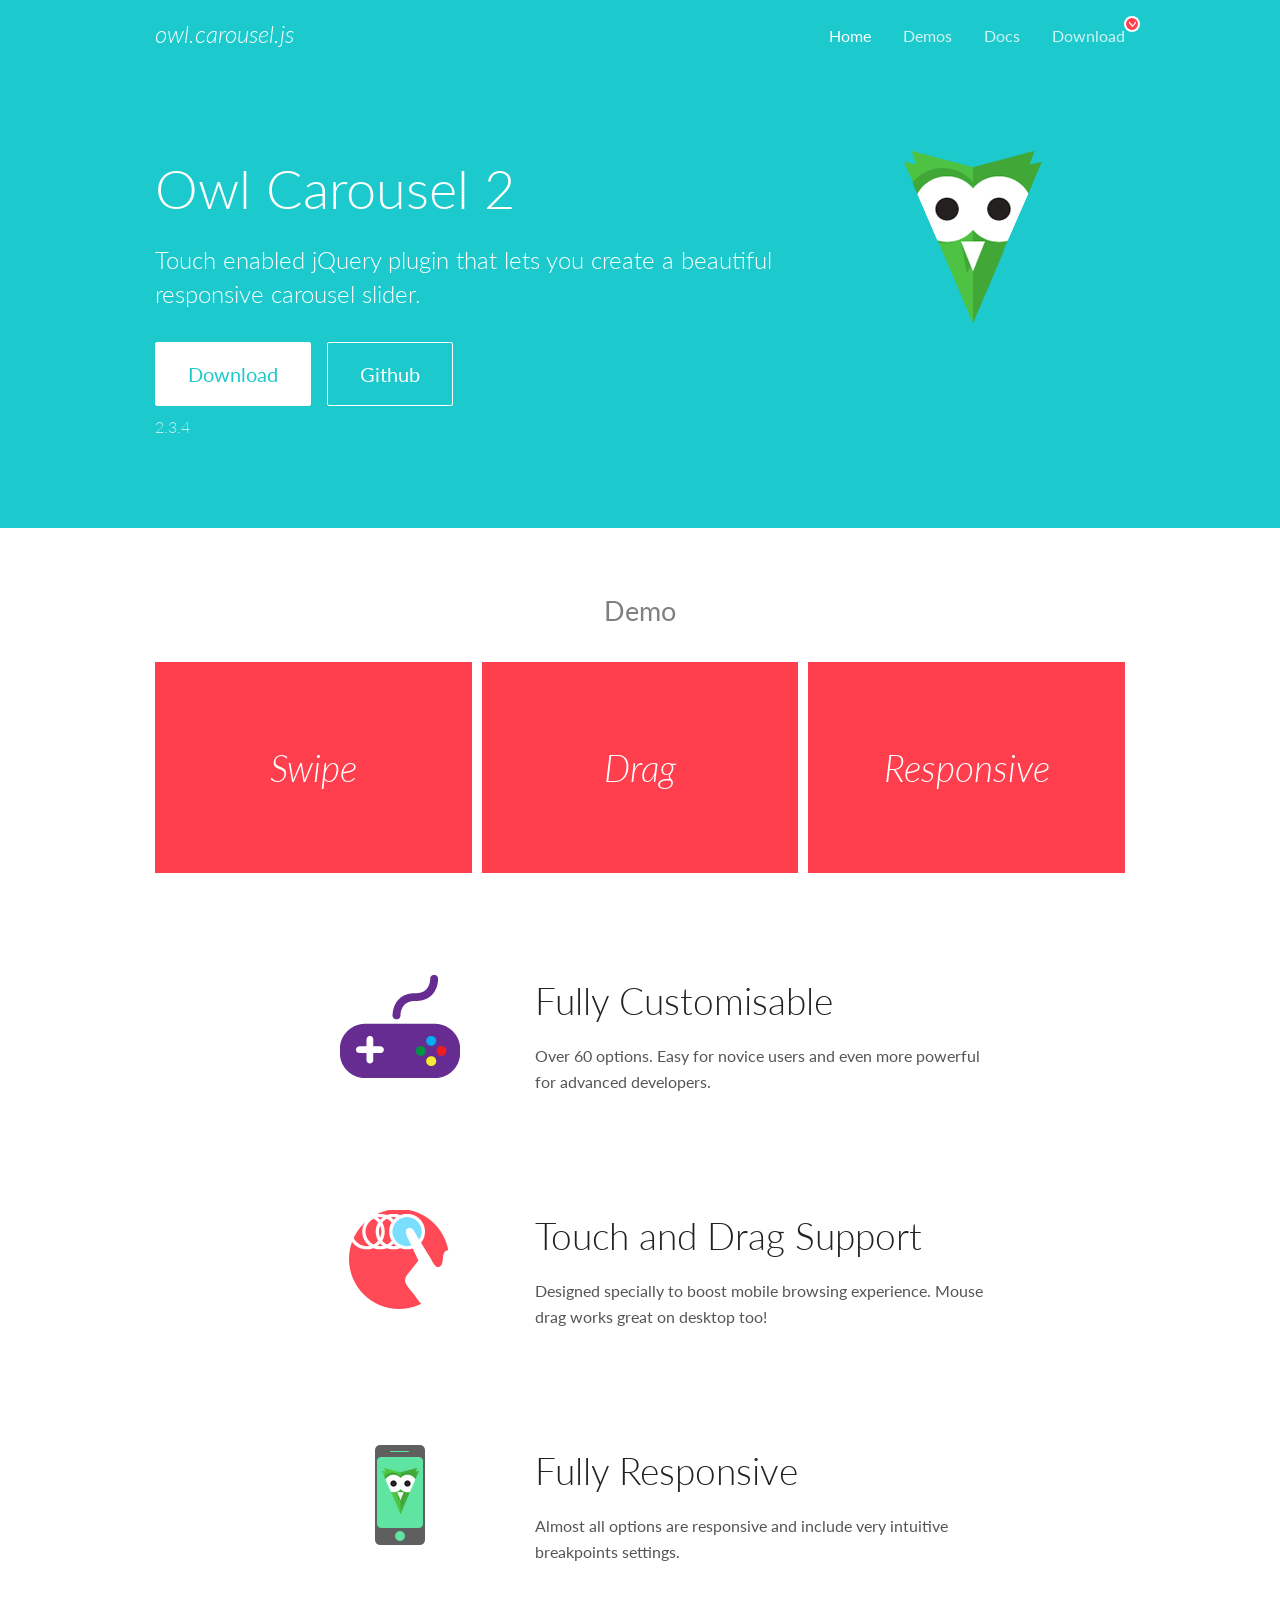
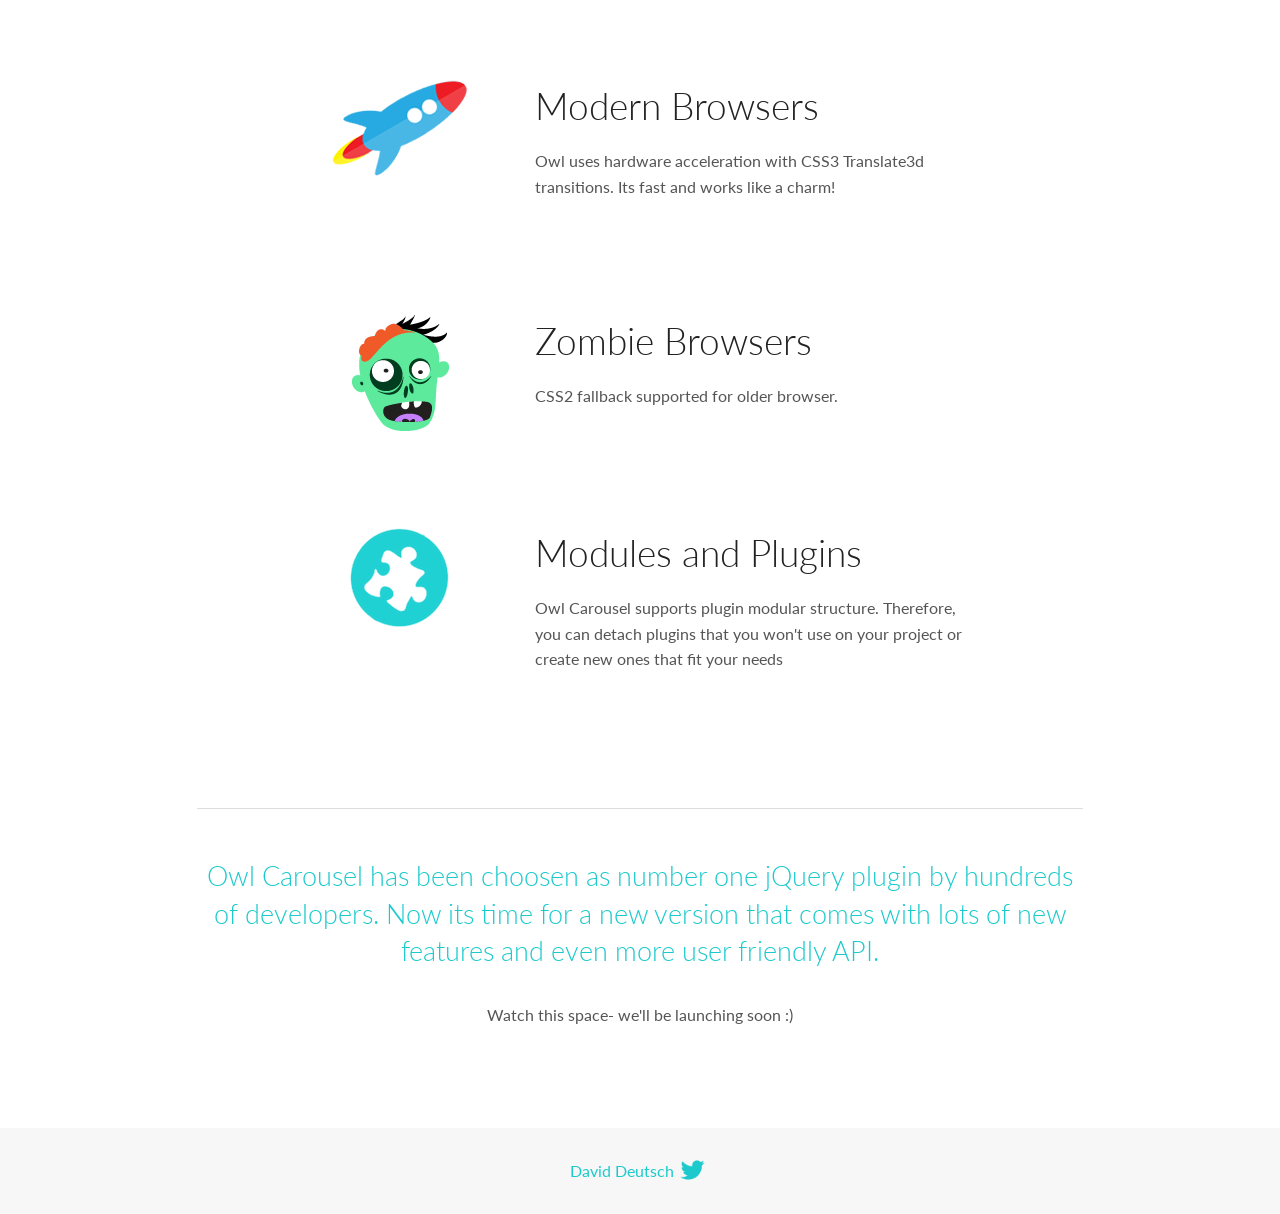
<file: front-end/plugins/owl-carousel/docs/index.html>
<!DOCTYPE html>
<html lang="en">
  <head>

    <!-- head -->
    <meta charset="utf-8">
    <meta name="msapplication-tap-highlight" content="no" />
    <meta name="viewport" content="width=device-width, initial-scale=1.0" />
    <meta name="description" content="Touch enabled jQuery plugin that lets you create beautiful responsive carousel slider.">
    <meta name="author" content="David Deutsch">
    <title>
      Home | Owl Carousel | 2.3.4
    </title>

    <!-- Stylesheets -->
    <link href='https://fonts.googleapis.com/css?family=Lato:300,400,700,400italic,300italic' rel='stylesheet' type='text/css'>
    <link rel="stylesheet" href="assets/css/docs.theme.min.css">

    <!-- Owl Stylesheets -->
    <link rel="stylesheet" href="assets/owlcarousel/assets/owl.carousel.min.css">
    <link rel="stylesheet" href="assets/owlcarousel/assets/owl.theme.default.min.css">

    <!-- HTML5 shim and Respond.js IE8 support of HTML5 elements and media queries -->

    <!--[if lt IE 9]>
      <script src="https://oss.maxcdn.com/libs/html5shiv/3.7.0/html5shiv.js"></script>
      <script src="https://oss.maxcdn.com/libs/respond.js/1.3.0/respond.min.js"></script>
    <![endif]-->

    <!-- Favicons -->
    <link rel="apple-touch-icon-precomposed" sizes="144x144" href="assets/ico/apple-touch-icon-144-precomposed.png">
    <link rel="shortcut icon" href="assets/ico/favicon.png">
    <link rel="shortcut icon" href="favicon.ico">

    <!-- Yeah i know js should not be in header. Its required for demos.-->

    <!-- javascript -->
    <script src="assets/vendors/jquery.min.js"></script>
    <script src="assets/owlcarousel/owl.carousel.js"></script>
  </head>
  <body>

    <!-- header -->
    <header class="header">
      <div class="row">
        <div class="large-12 columns">
          <div class="brand left">
            <h3>
              <a href="/OwlCarousel2/">owl.carousel.js</a> 
            </h3>
          </div>
          <a id="toggle-nav" class="right">
            <span></span> <span></span> <span></span> 
          </a> 
          <div class="nav-bar">
            <ul class="clearfix">
              <li class="active">
                <a href="/OwlCarousel2/index.html">Home</a> 
              </li>
              <li> <a href="/OwlCarousel2/demos/demos.html">Demos</a>  </li>
              <li> <a href="/OwlCarousel2/docs/started-welcome.html">Docs</a>  </li>
              <li>
                <a href="https://github.com/OwlCarousel2/OwlCarousel2/archive/2.3.4.zip">Download</a> 
                <span class="download"></span> 
              </li>
            </ul>
          </div>
        </div>
      </div>
    </header>

    <!-- home panel -->
    <section id="hero">
      <div class="row">
        <div class="large-8 medium-8 columns">
          <h1>Owl Carousel 2</h1>
          <h4>Touch enabled jQuery plugin that lets you create a beautiful responsive carousel slider.</h4>
          <a href="https://github.com/OwlCarousel2/OwlCarousel2/archive/2.3.4.zip" class="hero-button">Download</a> 
          <a href="https://github.com/OwlCarousel2/OwlCarousel2" class="hero-button outline">Github</a> 
          <p>2.3.4</p>
        </div>
        <div class="large-4 medium-4 columns">
          <img class="owl-logo" src="assets/img/owl-logo.png" alt="mr. Owl">
        </div>
      </div>
    </section>

    <!-- body -->
    <div class="home-demo">
      <div class="row">
        <div class="large-12 columns">
          <h3>Demo</h3>
          <div class="owl-carousel">
            <div class="item">
              <h2>Swipe</h2>
            </div>
            <div class="item">
              <h2>Drag</h2>
            </div>
            <div class="item">
              <h2>Responsive</h2>
            </div>
            <div class="item">
              <h2>CSS3</h2>
            </div>
            <div class="item">
              <h2>Fast</h2>
            </div>
            <div class="item">
              <h2>Easy</h2>
            </div>
            <div class="item">
              <h2>Free</h2>
            </div>
            <div class="item">
              <h2>Upgradable</h2>
            </div>
            <div class="item">
              <h2>Tons of options</h2>
            </div>
            <div class="item">
              <h2>Infinity</h2>
            </div>
            <div class="item">
              <h2>Auto Width</h2>
            </div>
          </div>
        </div>
      </div>
    </div>
    <script>
      var owl = $('.owl-carousel');
      owl.owlCarousel({
        margin: 10,
        loop: true,
        responsive: {
          0: {
            items: 1
          },
          600: {
            items: 2
          },
          1000: {
            items: 3
          }
        }
      })
    </script>

    <!-- features -->
    <div id="features">
      <div class="row">
        <div class="small-12 medium-9 small-centered columns">
          <section class="row feature">
            <div class="medium-4 small-12 columns">
              <img src="assets/img/feature-options.png" alt="">
            </div>
            <div class="medium-8 small-12 columns">
              <h2>Fully Customisable</h2>
              <p>Over 60 options. Easy for novice users and even more powerful for advanced developers.</p>
            </div>
          </section>
          <section class="row feature">
            <div class="medium-4 small-12 columns">
              <img src="assets/img/feature-drag.png" alt="">
            </div>
            <div class="medium-8 small-12 columns">
              <h2>Touch and Drag Support</h2>
              <p>Designed specially to boost mobile browsing experience. Mouse drag works great on desktop too!</p>
            </div>
          </section>
          <section class="row feature">
            <div class="medium-4 small-12 columns">
              <img src="assets/img/feature-responsive.png" alt="">
            </div>
            <div class="medium-8 small-12 columns">
              <h2>Fully Responsive</h2>
              <p>Almost all options are responsive and include very intuitive breakpoints settings.</p>
            </div>
          </section>
          <section class="row feature">
            <div class="medium-4 small-12 columns">
              <img src="assets/img/feature-modern.png" alt="">
            </div>
            <div class="medium-8 small-12 columns">
              <h2>Modern Browsers</h2>
              <p>Owl uses hardware acceleration with CSS3 Translate3d transitions. Its fast and works like a charm! </p>
            </div>
          </section>
          <section class="row feature">
            <div class="medium-4 small-12 columns">
              <img src="assets/img/feature-zombie.png" alt="">
            </div>
            <div class="medium-8 small-12 columns">
              <h2>Zombie Browsers</h2>
              <p>CSS2 fallback supported for older browser.</p>
            </div>
          </section>
          <section class="row feature">
            <div class="medium-4 small-12 columns">
              <img src="assets/img/feature-module.png" alt="">
            </div>
            <div class="medium-8 small-12 columns">
              <h2>Modules and Plugins</h2>
              <p>Owl Carousel supports plugin modular structure. Therefore, you can detach plugins that you won&#x27;t use on your project or create new ones that fit your needs</p>
            </div>
          </section>
        </div>
      </div>
    </div>

    <!-- footer -->
    <section id="teaser-text">
      <div class="row">
        <div class="small-12 medium-11 small-centered columns">
          <hr>
          <h3 id="owl-carousel-has-been-choosen-as-number-one-jquery-plugin-by-hundreds-of-developers-now-its-time-for-a-new-version-that-comes-with-lots-of-new-features-and-even-more-user-friendly-api-">Owl Carousel has been choosen as number one jQuery plugin by hundreds of developers. Now its time for a new version that comes with lots of new features and even more user friendly API.</h3>
          <p>Watch this space- we&#39;ll be launching soon :)</p>
        </div>
      </div>
    </section>

    <!-- footer -->
    <footer class="footer">
      <div class="row">
        <div class="large-12 columns">
          <h5>
            <a href="/OwlCarousel2/docs/support-contact.html">David Deutsch</a> 
            <a id="custom-tweet-button" href="https://twitter.com/share?url=https://github.com/OwlCarousel2/OwlCarousel2&text=Owl Carousel - This is so awesome! " target="_blank"></a> 
          </h5>
        </div>
      </div>
    </footer>

    <!-- vendors -->
    <script src="assets/vendors/highlight.js"></script>
    <script src="assets/js/app.js"></script>
  </body>
</html>
</file>
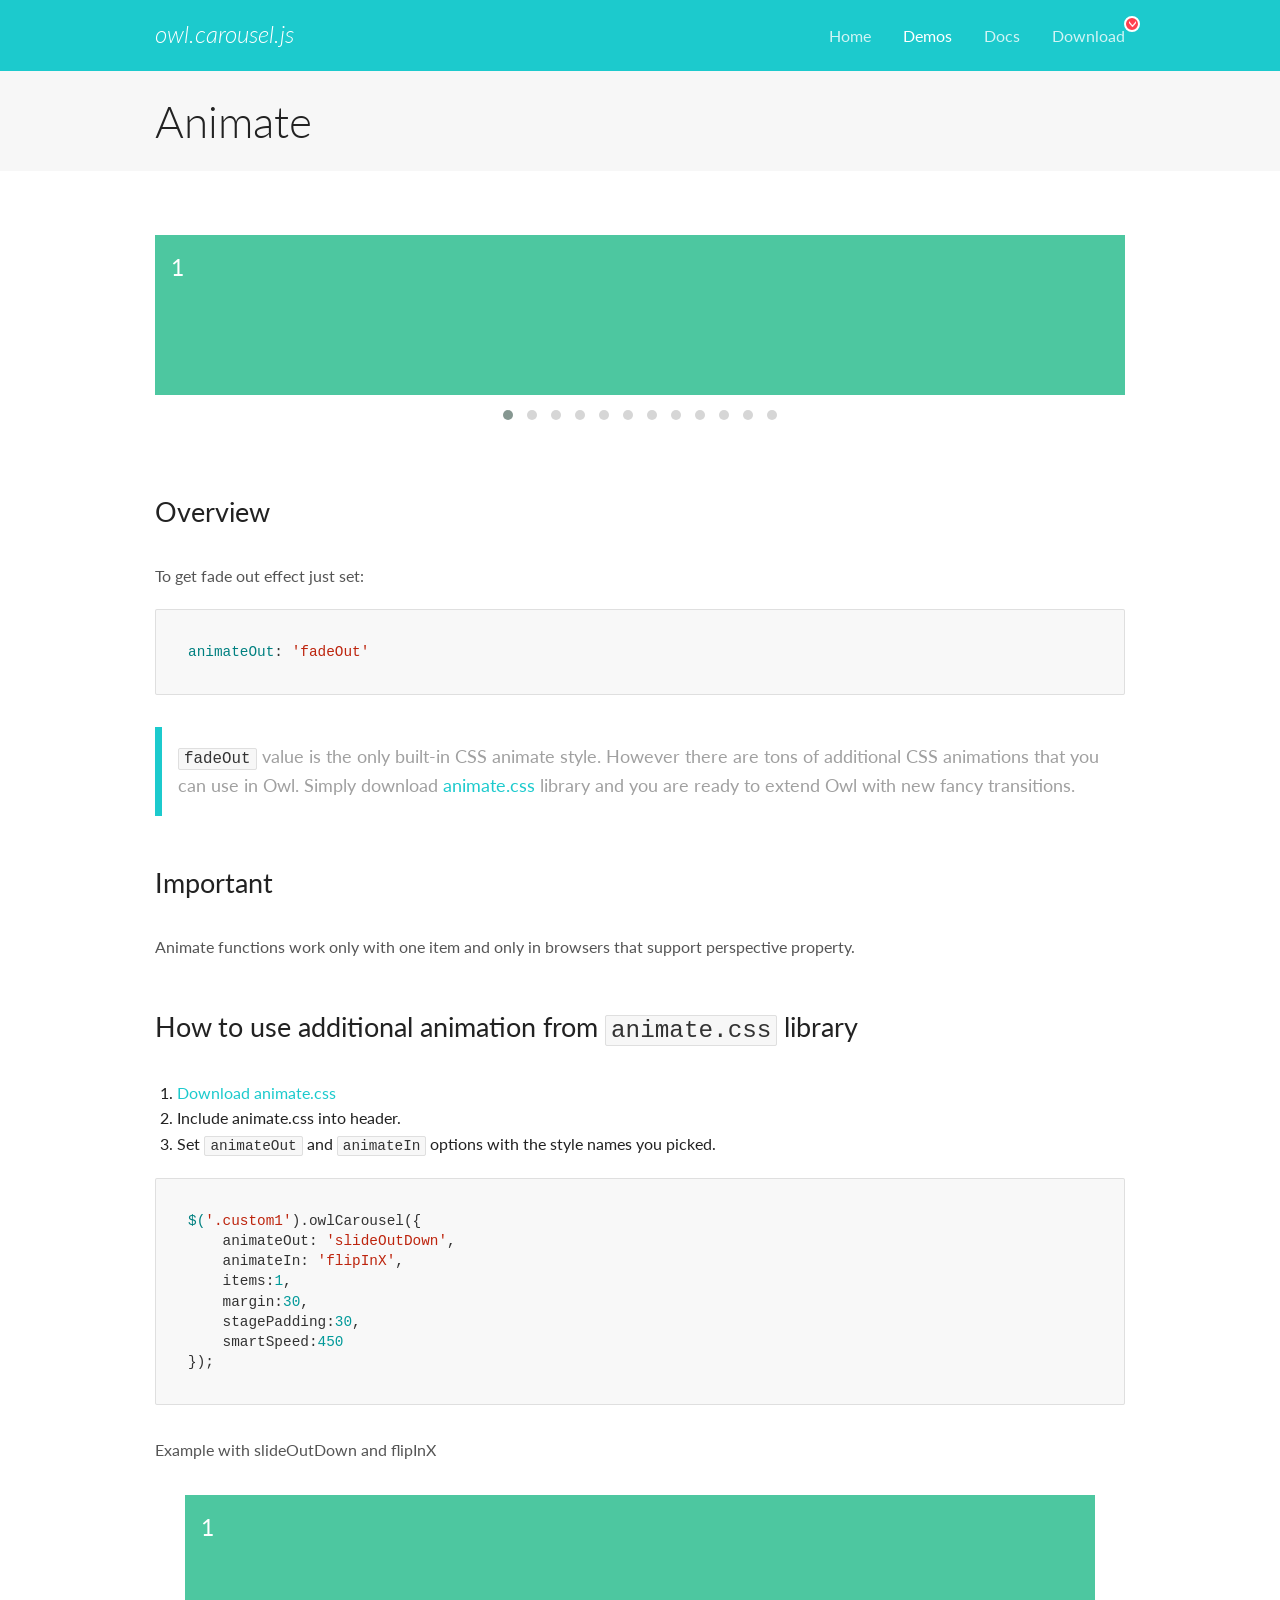
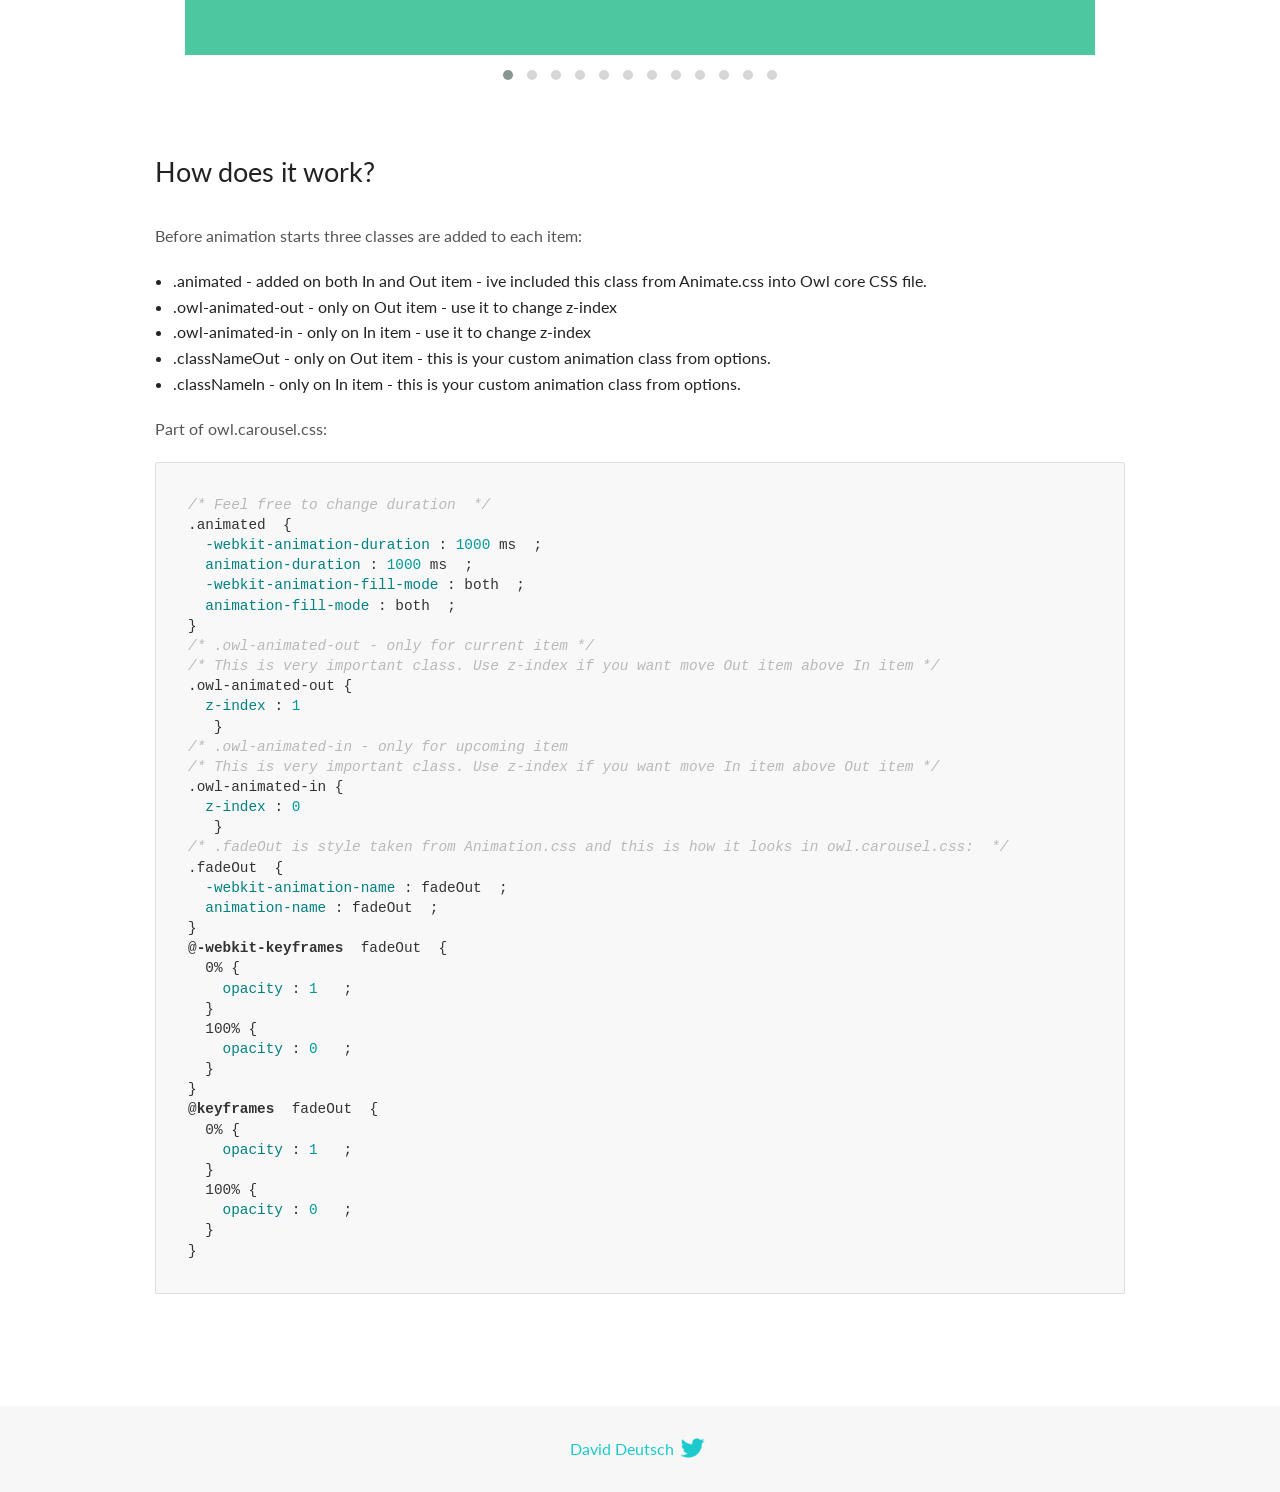
<file: front-end/plugins/owl-carousel/docs/demos/animate.html>
<!DOCTYPE html>
<html lang="en">
  <head>

    <!-- head -->
    <meta charset="utf-8">
    <meta name="msapplication-tap-highlight" content="no" />
    <meta name="viewport" content="width=device-width, initial-scale=1.0" />
    <meta name="description" content="Animate carousel">
    <meta name="author" content="David Deutsch">
    <title>
      Animate Demo | Owl Carousel | 2.3.4
    </title>

    <!-- Stylesheets -->
    <link href='https://fonts.googleapis.com/css?family=Lato:300,400,700,400italic,300italic' rel='stylesheet' type='text/css'>
    <link rel="stylesheet" href="../assets/css/docs.theme.min.css">

    <!-- Owl Stylesheets -->
    <link rel="stylesheet" href="../assets/owlcarousel/assets/owl.carousel.min.css">
    <link rel="stylesheet" href="../assets/owlcarousel/assets/owl.theme.default.min.css">

    <!-- HTML5 shim and Respond.js IE8 support of HTML5 elements and media queries -->

    <!--[if lt IE 9]>
      <script src="https://oss.maxcdn.com/libs/html5shiv/3.7.0/html5shiv.js"></script>
      <script src="https://oss.maxcdn.com/libs/respond.js/1.3.0/respond.min.js"></script>
    <![endif]-->

    <!-- Favicons -->
    <link rel="apple-touch-icon-precomposed" sizes="144x144" href="../assets/ico/apple-touch-icon-144-precomposed.png">
    <link rel="shortcut icon" href="../assets/ico/favicon.png">
    <link rel="shortcut icon" href="favicon.ico">

    <!-- Yeah i know js should not be in header. Its required for demos.-->

    <!-- javascript -->
    <script src="../assets/vendors/jquery.min.js"></script>
    <script src="../assets/owlcarousel/owl.carousel.js"></script>
  </head>
  <body>

    <!-- header -->
    <header class="header">
      <div class="row">
        <div class="large-12 columns">
          <div class="brand left">
            <h3>
              <a href="/OwlCarousel2/">owl.carousel.js</a> 
            </h3>
          </div>
          <a id="toggle-nav" class="right">
            <span></span> <span></span> <span></span> 
          </a> 
          <div class="nav-bar">
            <ul class="clearfix">
              <li> <a href="/OwlCarousel2/index.html">Home</a>  </li>
              <li class="active">
                <a href="/OwlCarousel2/demos/demos.html">Demos</a> 
              </li>
              <li> <a href="/OwlCarousel2/docs/started-welcome.html">Docs</a>  </li>
              <li>
                <a href="https://github.com/OwlCarousel2/OwlCarousel2/archive/2.3.4.zip">Download</a> 
                <span class="download"></span> 
              </li>
            </ul>
          </div>
        </div>
      </div>
    </header>

    <!-- title -->
    <section class="title">
      <div class="row">
        <div class="large-12 columns">
          <h1>Animate</h1>
        </div>
      </div>
    </section>

    <!--  Demos -->
    <section id="demos">
      <div class="row">
        <div class="large-12 columns">
          <div class="fadeOut owl-carousel owl-theme">
            <div class="item">
              <h4>1</h4>
            </div>
            <div class="item">
              <h4>2</h4>
            </div>
            <div class="item">
              <h4>3</h4>
            </div>
            <div class="item">
              <h4>4</h4>
            </div>
            <div class="item">
              <h4>5</h4>
            </div>
            <div class="item">
              <h4>6</h4>
            </div>
            <div class="item">
              <h4>7</h4>
            </div>
            <div class="item">
              <h4>8</h4>
            </div>
            <div class="item">
              <h4>9</h4>
            </div>
            <div class="item">
              <h4>10</h4>
            </div>
            <div class="item">
              <h4>11</h4>
            </div>
            <div class="item">
              <h4>12</h4>
            </div>
          </div>
          <h3 id="overview">Overview</h3>
          <p>To get fade out effect just set:</p>
          <pre><code>animateOut: &#39;fadeOut&#39;</code></pre>
          <blockquote>
            <p><code>fadeOut</code> value is the only built-in CSS animate style. However there are tons of additional CSS animations that you can use in Owl. Simply download
              <a href="https://daneden.github.io/animate.css/">animate.css</a>  library and you are ready to extend Owl with new fancy transitions.</p>
          </blockquote>
          <h3 id="important">Important</h3>
          <p>Animate functions work only with one item and only in browsers that support perspective property.</p>
          <h3 id="how-to-use-additional-animation-from-animate-css-library">How to use additional animation from <code>animate.css</code> library</h3>
          <ol>
            <li> <a href="https://daneden.github.io/animate.css/">Download animate.css</a>  </li>
            <li>Include animate.css into header.</li>
            <li>Set <code>animateOut</code> and <code>animateIn</code> options with the style names you picked.</li>
          </ol>
          <pre><code>$(&#39;.custom1&#39;).owlCarousel({
    animateOut: &#39;slideOutDown&#39;,
    animateIn: &#39;flipInX&#39;,
    items:1,
    margin:30,
    stagePadding:30,
    smartSpeed:450
});</code></pre>
          <p>Example with slideOutDown and flipInX</p>
          <div class="custom1 owl-carousel owl-theme">
            <div class="item">
              <h4>1</h4>
            </div>
            <div class="item">
              <h4>2</h4>
            </div>
            <div class="item">
              <h4>3</h4>
            </div>
            <div class="item">
              <h4>4</h4>
            </div>
            <div class="item">
              <h4>5</h4>
            </div>
            <div class="item">
              <h4>6</h4>
            </div>
            <div class="item">
              <h4>7</h4>
            </div>
            <div class="item">
              <h4>8</h4>
            </div>
            <div class="item">
              <h4>9</h4>
            </div>
            <div class="item">
              <h4>10</h4>
            </div>
            <div class="item">
              <h4>11</h4>
            </div>
            <div class="item">
              <h4>12</h4>
            </div>
          </div>
          <h3 id="how-does-it-work-">How does it work?</h3>
          <p>Before animation starts three classes are added to each item:</p>
          <ul>
            <li>.animated - added on both In and Out item - ive included this class from Animate.css into Owl core CSS file.</li>
            <li>.owl-animated-out - only on Out item - use it to change z-index</li>
            <li>.owl-animated-in - only on In item - use it to change z-index</li>
            <li>.classNameOut - only on Out item - this is your custom animation class from options.</li>
            <li>.classNameIn - only on In item - this is your custom animation class from options.</li>
          </ul>
          <p>Part of owl.carousel.css:</p>
          <pre><code class="language-css"><span class="comment">/* Feel free to change duration  */</span> 
<span class="class">.animated</span>  <span class="rules">{
  <span class="rule"><span class="attribute">-webkit-animation-duration</span> :<span class="value"> <span class="number">1000</span> ms</span> </span> ;
  <span class="rule"><span class="attribute">animation-duration</span> :<span class="value"> <span class="number">1000</span> ms</span> </span> ;
  <span class="rule"><span class="attribute">-webkit-animation-fill-mode</span> :<span class="value"> both</span> </span> ;
  <span class="rule"><span class="attribute">animation-fill-mode</span> :<span class="value"> both</span> </span> ;
<span class="rule">}</span> </span> 
<span class="comment">/* .owl-animated-out - only for current item */</span> 
<span class="comment">/* This is very important class. Use z-index if you want move Out item above In item */</span> 
<span class="class">.owl-animated-out</span> <span class="rules">{
  <span class="rule"><span class="attribute">z-index</span> :<span class="value"> <span class="number">1</span> 
</span> </span> </span> }
<span class="comment">/* .owl-animated-in - only for upcoming item
/* This is very important class. Use z-index if you want move In item above Out item */</span> 
<span class="class">.owl-animated-in</span> <span class="rules">{
  <span class="rule"><span class="attribute">z-index</span> :<span class="value"> <span class="number">0</span> 
</span> </span> </span> }
<span class="comment">/* .fadeOut is style taken from Animation.css and this is how it looks in owl.carousel.css:  */</span> 
<span class="class">.fadeOut</span>  <span class="rules">{
  <span class="rule"><span class="attribute">-webkit-animation-name</span> :<span class="value"> fadeOut</span> </span> ;
  <span class="rule"><span class="attribute">animation-name</span> :<span class="value"> fadeOut</span> </span> ;
<span class="rule">}</span> </span> 
<span class="at_rule">@<span class="keyword">-webkit-keyframes</span>  fadeOut </span> {
  0% <span class="rules">{
    <span class="rule"><span class="attribute">opacity</span> :<span class="value"> <span class="number">1</span> </span> </span> ;
  <span class="rule">}</span> </span> 
  100% <span class="rules">{
    <span class="rule"><span class="attribute">opacity</span> :<span class="value"> <span class="number">0</span> </span> </span> ;
  <span class="rule">}</span> </span> 
}
<span class="at_rule">@<span class="keyword">keyframes</span>  fadeOut </span> {
  0% <span class="rules">{
    <span class="rule"><span class="attribute">opacity</span> :<span class="value"> <span class="number">1</span> </span> </span> ;
  <span class="rule">}</span> </span> 
  100% <span class="rules">{
    <span class="rule"><span class="attribute">opacity</span> :<span class="value"> <span class="number">0</span> </span> </span> ;
  <span class="rule">}</span> </span> 
}</code></pre>
          <link rel="stylesheet" href="../assets/css/animate.css">
          <script>
            jQuery(document).ready(function($) {
              $('.fadeOut').owlCarousel({
                items: 1,
                animateOut: 'fadeOut',
                loop: true,
                margin: 10,
              });
              $('.custom1').owlCarousel({
                animateOut: 'slideOutDown',
                animateIn: 'flipInX',
                items: 1,
                margin: 30,
                stagePadding: 30,
                smartSpeed: 450
              });
            });
          </script>
        </div>
      </div>
    </section>

    <!-- footer -->
    <footer class="footer">
      <div class="row">
        <div class="large-12 columns">
          <h5>
            <a href="/OwlCarousel2/docs/support-contact.html">David Deutsch</a> 
            <a id="custom-tweet-button" href="https://twitter.com/share?url=https://github.com/OwlCarousel2/OwlCarousel2&text=Owl Carousel - This is so awesome! " target="_blank"></a> 
          </h5>
        </div>
      </div>
    </footer>

    <!-- vendors -->
    <script src="../assets/vendors/highlight.js"></script>
    <script src="../assets/js/app.js"></script>
  </body>
</html>
</file>
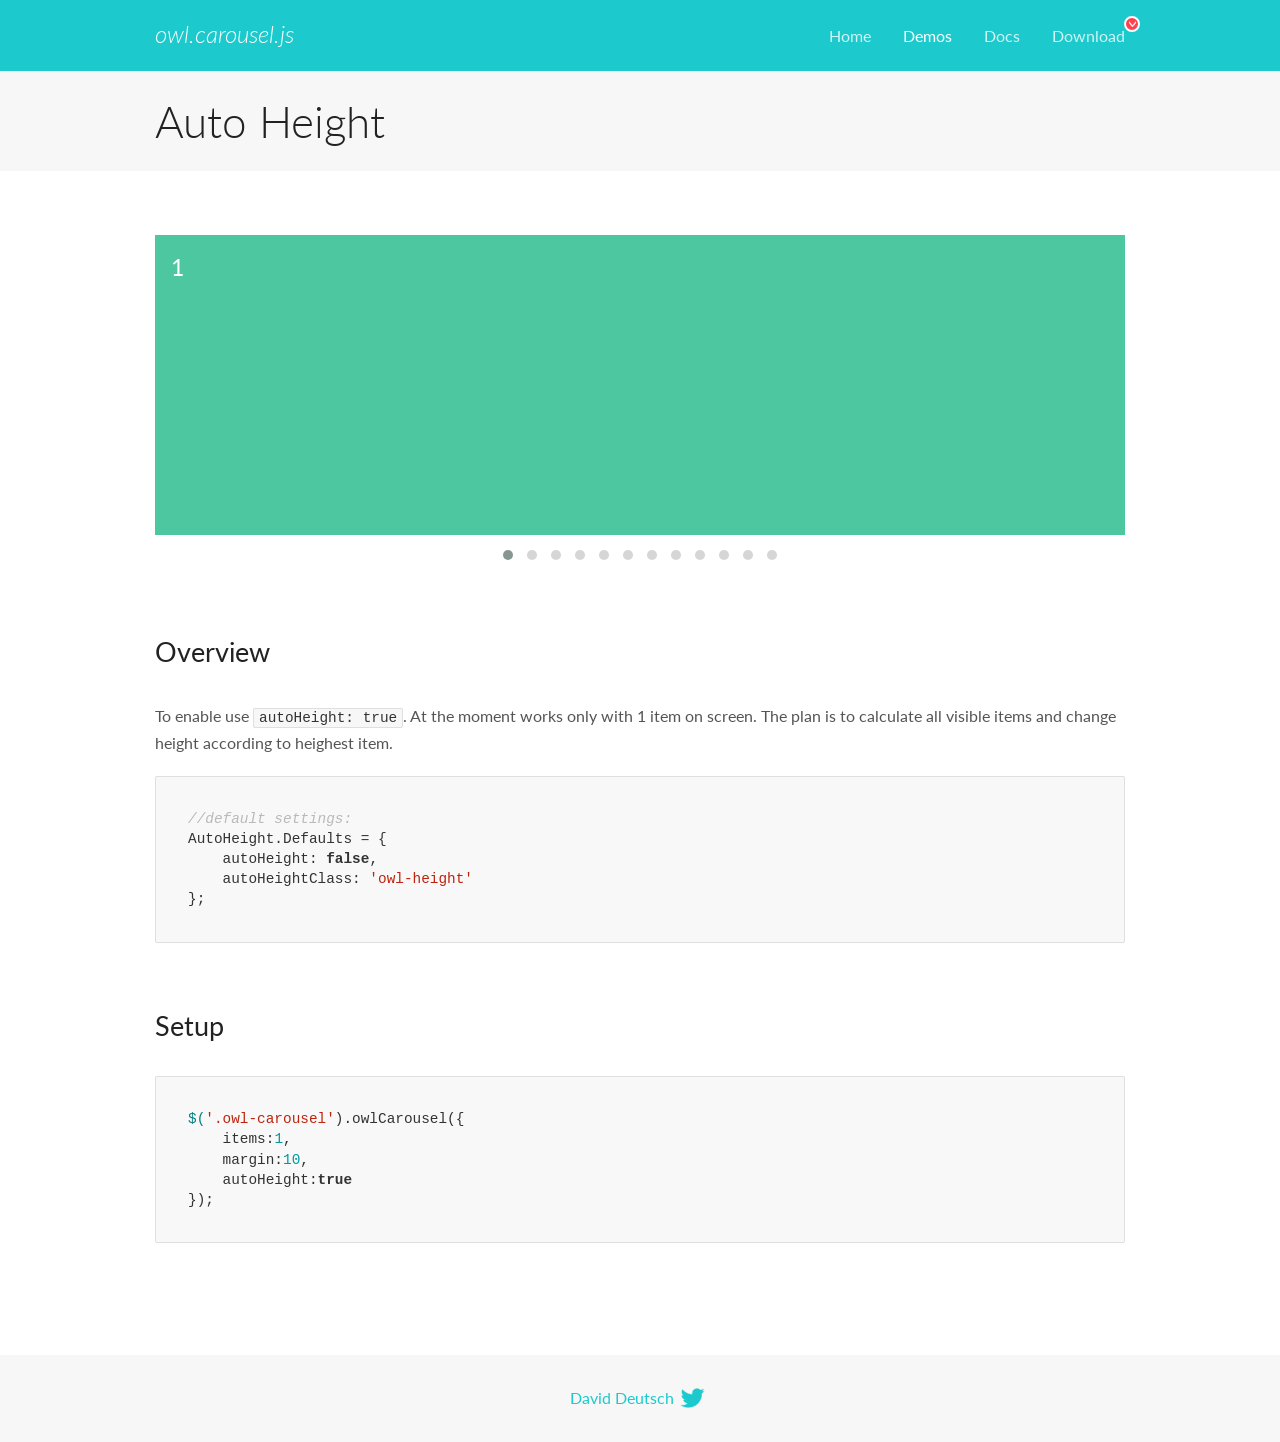
<file: front-end/plugins/owl-carousel/docs/demos/autoheight.html>
<!DOCTYPE html>
<html lang="en">
  <head>

    <!-- head -->
    <meta charset="utf-8">
    <meta name="msapplication-tap-highlight" content="no" />
    <meta name="viewport" content="width=device-width, initial-scale=1.0" />
    <meta name="description" content="autoHeight usage demo">
    <meta name="author" content="David Deutsch">
    <title>
      Auto Height Demo | Owl Carousel | 2.3.4
    </title>

    <!-- Stylesheets -->
    <link href='https://fonts.googleapis.com/css?family=Lato:300,400,700,400italic,300italic' rel='stylesheet' type='text/css'>
    <link rel="stylesheet" href="../assets/css/docs.theme.min.css">

    <!-- Owl Stylesheets -->
    <link rel="stylesheet" href="../assets/owlcarousel/assets/owl.carousel.min.css">
    <link rel="stylesheet" href="../assets/owlcarousel/assets/owl.theme.default.min.css">

    <!-- HTML5 shim and Respond.js IE8 support of HTML5 elements and media queries -->

    <!--[if lt IE 9]>
      <script src="https://oss.maxcdn.com/libs/html5shiv/3.7.0/html5shiv.js"></script>
      <script src="https://oss.maxcdn.com/libs/respond.js/1.3.0/respond.min.js"></script>
    <![endif]-->

    <!-- Favicons -->
    <link rel="apple-touch-icon-precomposed" sizes="144x144" href="../assets/ico/apple-touch-icon-144-precomposed.png">
    <link rel="shortcut icon" href="../assets/ico/favicon.png">
    <link rel="shortcut icon" href="favicon.ico">

    <!-- Yeah i know js should not be in header. Its required for demos.-->

    <!-- javascript -->
    <script src="../assets/vendors/jquery.min.js"></script>
    <script src="../assets/owlcarousel/owl.carousel.js"></script>
  </head>
  <body>

    <!-- header -->
    <header class="header">
      <div class="row">
        <div class="large-12 columns">
          <div class="brand left">
            <h3>
              <a href="/OwlCarousel2/">owl.carousel.js</a> 
            </h3>
          </div>
          <a id="toggle-nav" class="right">
            <span></span> <span></span> <span></span> 
          </a> 
          <div class="nav-bar">
            <ul class="clearfix">
              <li> <a href="/OwlCarousel2/index.html">Home</a>  </li>
              <li class="active">
                <a href="/OwlCarousel2/demos/demos.html">Demos</a> 
              </li>
              <li> <a href="/OwlCarousel2/docs/started-welcome.html">Docs</a>  </li>
              <li>
                <a href="https://github.com/OwlCarousel2/OwlCarousel2/archive/2.3.4.zip">Download</a> 
                <span class="download"></span> 
              </li>
            </ul>
          </div>
        </div>
      </div>
    </header>

    <!-- title -->
    <section class="title">
      <div class="row">
        <div class="large-12 columns">
          <h1>Auto Height</h1>
        </div>
      </div>
    </section>

    <!--  Demos -->
    <section id="demos">
      <div class="row">
        <div class="large-12 columns">
          <div class="owl-carousel owl-theme">
            <div class="item" style="height:300px">
              <h4>1</h4>
            </div>
            <div class="item" style="height:100px">
              <h4>2</h4>
            </div>
            <div class="item" style="height:500px">
              <h4>3</h4>
            </div>
            <div class="item" style="height:250px">
              <h4>4</h4>
            </div>
            <div class="item" style="height:400px">
              <h4>5</h4>
            </div>
            <div class="item" style="height:500px">
              <h4>6</h4>
            </div>
            <div class="item" style="height:600px">
              <h4>7</h4>
            </div>
            <div class="item" style="height:400px">
              <h4>8</h4>
            </div>
            <div class="item" style="height:300px">
              <h4>9</h4>
            </div>
            <div class="item" style="height:350px">
              <h4>10</h4>
            </div>
            <div class="item" style="height:200px">
              <h4>11</h4>
            </div>
            <div class="item" style="height:150px">
              <h4>12</h4>
            </div>
          </div>
          <h3 id="overview">Overview</h3>
          <p>To enable use <code>autoHeight: true</code>. At the moment works only with 1 item on screen. The plan is to calculate all visible items and change height according to heighest item.</p>
          <pre><code>//default settings:
AutoHeight.Defaults = {
    autoHeight: false,
    autoHeightClass: &#39;owl-height&#39;
};</code></pre>
          <h3 id="setup">Setup</h3>
          <pre><code>$(&#39;.owl-carousel&#39;).owlCarousel({
    items:1,
    margin:10,
    autoHeight:true
});</code></pre>
          <script>
            $(document).ready(function() {
              $('.owl-carousel').owlCarousel({
                items: 1,
                margin: 10,
                autoHeight: true
              });
            })
          </script>
        </div>
      </div>
    </section>

    <!-- footer -->
    <footer class="footer">
      <div class="row">
        <div class="large-12 columns">
          <h5>
            <a href="/OwlCarousel2/docs/support-contact.html">David Deutsch</a> 
            <a id="custom-tweet-button" href="https://twitter.com/share?url=https://github.com/OwlCarousel2/OwlCarousel2&text=Owl Carousel - This is so awesome! " target="_blank"></a> 
          </h5>
        </div>
      </div>
    </footer>

    <!-- vendors -->
    <script src="../assets/vendors/highlight.js"></script>
    <script src="../assets/js/app.js"></script>
  </body>
</html>
</file>
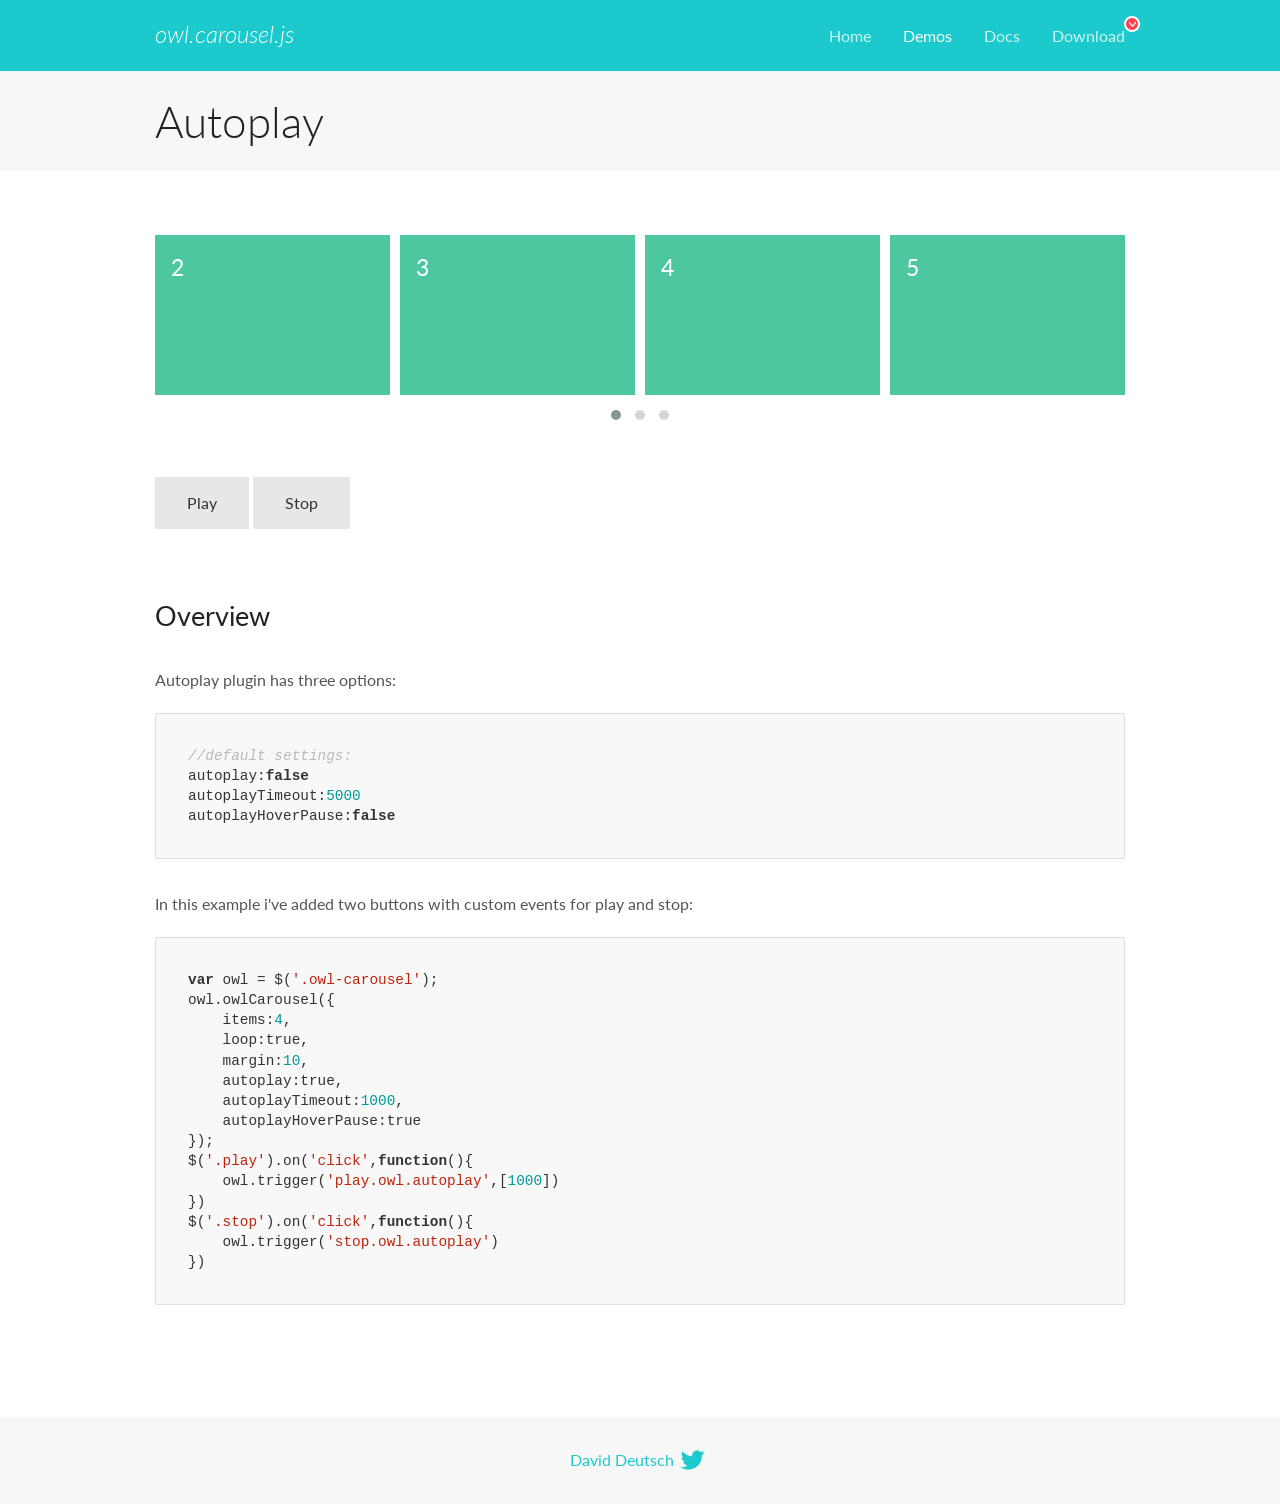
<file: front-end/plugins/owl-carousel/docs/demos/autoplay.html>
<!DOCTYPE html>
<html lang="en">
  <head>

    <!-- head -->
    <meta charset="utf-8">
    <meta name="msapplication-tap-highlight" content="no" />
    <meta name="viewport" content="width=device-width, initial-scale=1.0" />
    <meta name="description" content="Autoplay usage demo">
    <meta name="author" content="David Deutsch">
    <title>
      Autoplay Demo | Owl Carousel | 2.3.4
    </title>

    <!-- Stylesheets -->
    <link href='https://fonts.googleapis.com/css?family=Lato:300,400,700,400italic,300italic' rel='stylesheet' type='text/css'>
    <link rel="stylesheet" href="../assets/css/docs.theme.min.css">

    <!-- Owl Stylesheets -->
    <link rel="stylesheet" href="../assets/owlcarousel/assets/owl.carousel.min.css">
    <link rel="stylesheet" href="../assets/owlcarousel/assets/owl.theme.default.min.css">

    <!-- HTML5 shim and Respond.js IE8 support of HTML5 elements and media queries -->

    <!--[if lt IE 9]>
      <script src="https://oss.maxcdn.com/libs/html5shiv/3.7.0/html5shiv.js"></script>
      <script src="https://oss.maxcdn.com/libs/respond.js/1.3.0/respond.min.js"></script>
    <![endif]-->

    <!-- Favicons -->
    <link rel="apple-touch-icon-precomposed" sizes="144x144" href="../assets/ico/apple-touch-icon-144-precomposed.png">
    <link rel="shortcut icon" href="../assets/ico/favicon.png">
    <link rel="shortcut icon" href="favicon.ico">

    <!-- Yeah i know js should not be in header. Its required for demos.-->

    <!-- javascript -->
    <script src="../assets/vendors/jquery.min.js"></script>
    <script src="../assets/owlcarousel/owl.carousel.js"></script>
  </head>
  <body>

    <!-- header -->
    <header class="header">
      <div class="row">
        <div class="large-12 columns">
          <div class="brand left">
            <h3>
              <a href="/OwlCarousel2/">owl.carousel.js</a> 
            </h3>
          </div>
          <a id="toggle-nav" class="right">
            <span></span> <span></span> <span></span> 
          </a> 
          <div class="nav-bar">
            <ul class="clearfix">
              <li> <a href="/OwlCarousel2/index.html">Home</a>  </li>
              <li class="active">
                <a href="/OwlCarousel2/demos/demos.html">Demos</a> 
              </li>
              <li> <a href="/OwlCarousel2/docs/started-welcome.html">Docs</a>  </li>
              <li>
                <a href="https://github.com/OwlCarousel2/OwlCarousel2/archive/2.3.4.zip">Download</a> 
                <span class="download"></span> 
              </li>
            </ul>
          </div>
        </div>
      </div>
    </header>

    <!-- title -->
    <section class="title">
      <div class="row">
        <div class="large-12 columns">
          <h1>Autoplay</h1>
        </div>
      </div>
    </section>

    <!--  Demos -->
    <section id="demos">
      <div class="row">
        <div class="large-12 columns">
          <div class="owl-carousel owl-theme">
            <div class="item">
              <h4>1</h4>
            </div>
            <div class="item">
              <h4>2</h4>
            </div>
            <div class="item">
              <h4>3</h4>
            </div>
            <div class="item">
              <h4>4</h4>
            </div>
            <div class="item">
              <h4>5</h4>
            </div>
            <div class="item">
              <h4>6</h4>
            </div>
            <div class="item">
              <h4>7</h4>
            </div>
            <div class="item">
              <h4>8</h4>
            </div>
            <div class="item">
              <h4>9</h4>
            </div>
            <div class="item">
              <h4>10</h4>
            </div>
            <div class="item">
              <h4>11</h4>
            </div>
            <div class="item">
              <h4>12</h4>
            </div>
          </div>
          <a class="button secondary play">Play</a> 
          <a class="button secondary stop">Stop</a> 
          <h3 id="overview">Overview</h3>
          <p>Autoplay plugin has three options:</p>
          <pre><code>//default settings:
autoplay:false
autoplayTimeout:5000
autoplayHoverPause:false</code></pre>
          <p>In this example i&#39;ve added two buttons with custom events for play and stop:</p>
          <pre><code>var owl = $(&#39;.owl-carousel&#39;);
owl.owlCarousel({
    items:4,
    loop:true,
    margin:10,
    autoplay:true,
    autoplayTimeout:1000,
    autoplayHoverPause:true
});
$(&#39;.play&#39;).on(&#39;click&#39;,function(){
    owl.trigger(&#39;play.owl.autoplay&#39;,[1000])
})
$(&#39;.stop&#39;).on(&#39;click&#39;,function(){
    owl.trigger(&#39;stop.owl.autoplay&#39;)
})</code></pre>
          <script>
            $(document).ready(function() {
              var owl = $('.owl-carousel');
              owl.owlCarousel({
                items: 4,
                loop: true,
                margin: 10,
                autoplay: true,
                autoplayTimeout: 1000,
                autoplayHoverPause: true
              });
              $('.play').on('click', function() {
                owl.trigger('play.owl.autoplay', [1000])
              })
              $('.stop').on('click', function() {
                owl.trigger('stop.owl.autoplay')
              })
            })
          </script>
        </div>
      </div>
    </section>

    <!-- footer -->
    <footer class="footer">
      <div class="row">
        <div class="large-12 columns">
          <h5>
            <a href="/OwlCarousel2/docs/support-contact.html">David Deutsch</a> 
            <a id="custom-tweet-button" href="https://twitter.com/share?url=https://github.com/OwlCarousel2/OwlCarousel2&text=Owl Carousel - This is so awesome! " target="_blank"></a> 
          </h5>
        </div>
      </div>
    </footer>

    <!-- vendors -->
    <script src="../assets/vendors/highlight.js"></script>
    <script src="../assets/js/app.js"></script>
  </body>
</html>
</file>
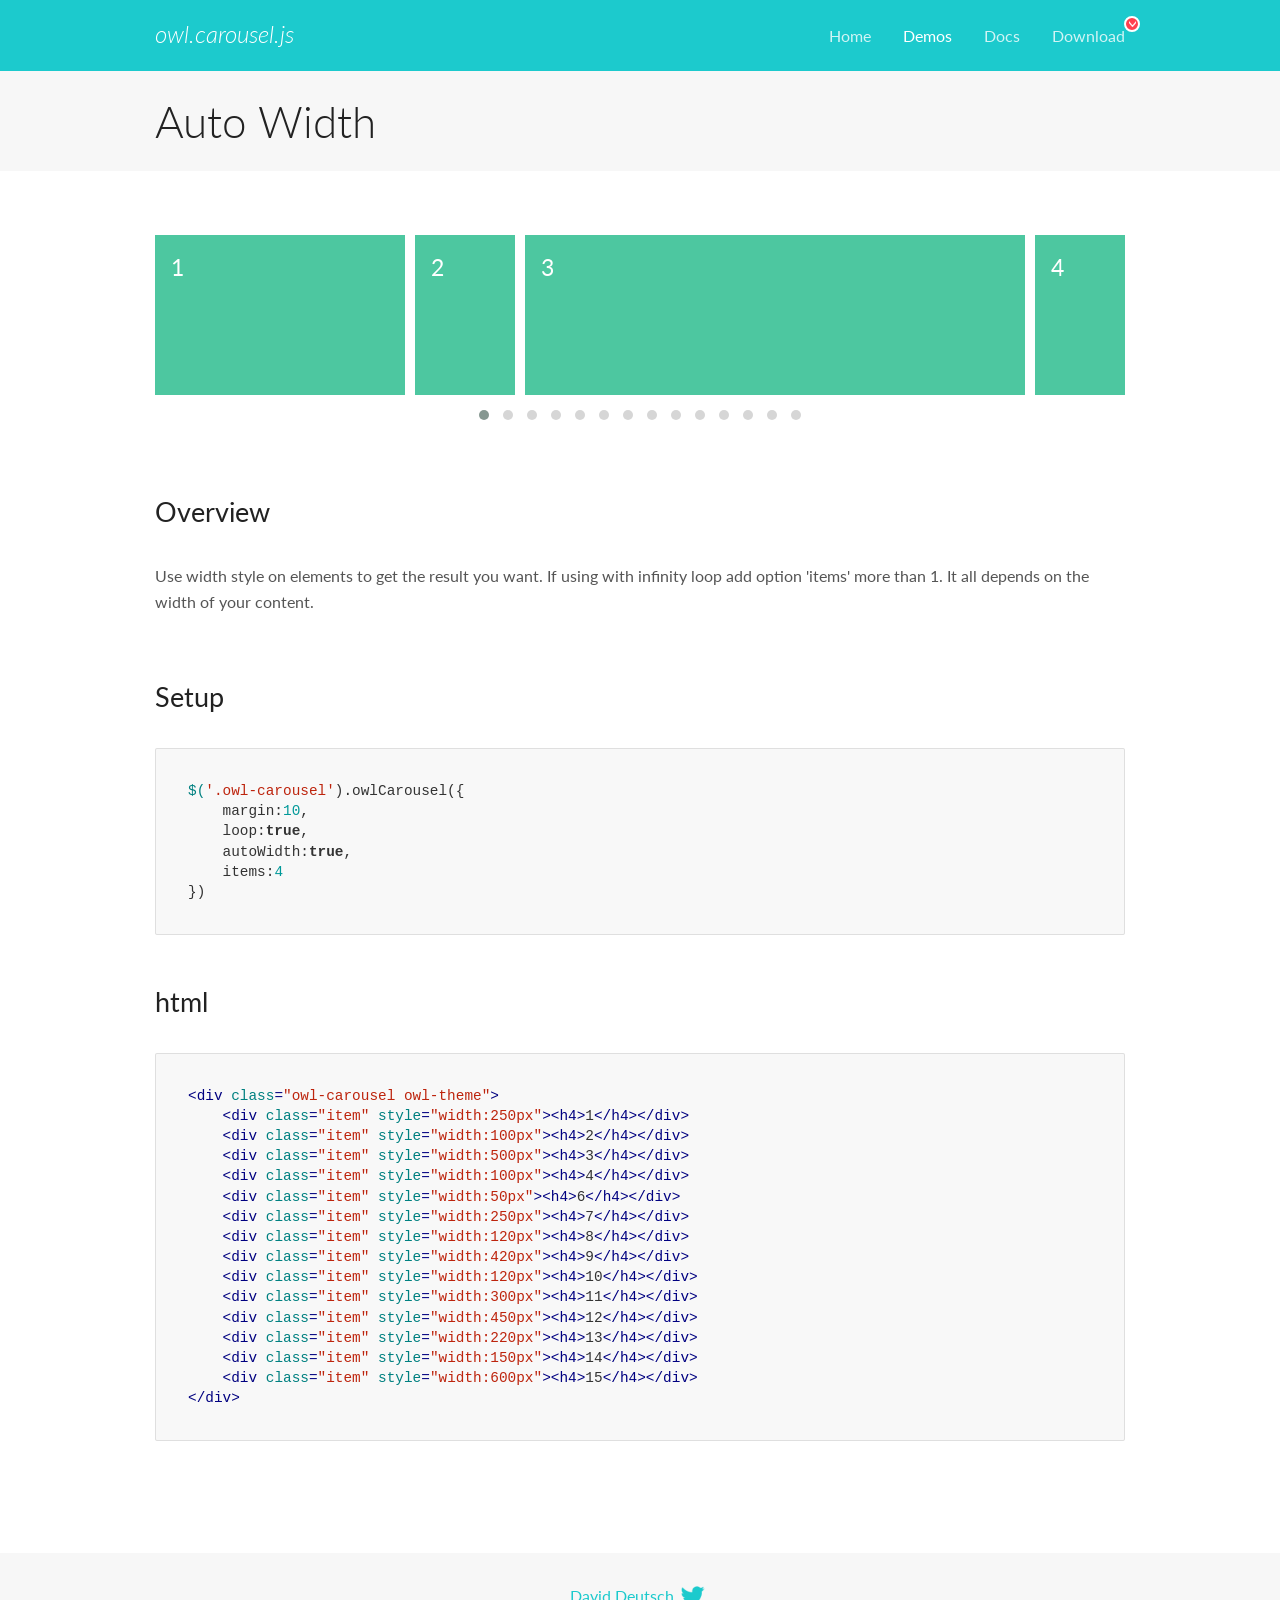
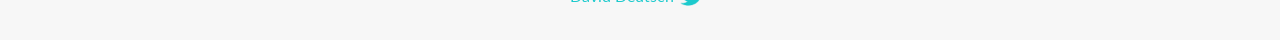
<file: front-end/plugins/owl-carousel/docs/demos/autowidth.html>
<!DOCTYPE html>
<html lang="en">
  <head>

    <!-- head -->
    <meta charset="utf-8">
    <meta name="msapplication-tap-highlight" content="no" />
    <meta name="viewport" content="width=device-width, initial-scale=1.0" />
    <meta name="description" content="Auto Width">
    <meta name="author" content="David Deutsch">
    <title>
      Auto Width Demo | Owl Carousel | 2.3.4
    </title>

    <!-- Stylesheets -->
    <link href='https://fonts.googleapis.com/css?family=Lato:300,400,700,400italic,300italic' rel='stylesheet' type='text/css'>
    <link rel="stylesheet" href="../assets/css/docs.theme.min.css">

    <!-- Owl Stylesheets -->
    <link rel="stylesheet" href="../assets/owlcarousel/assets/owl.carousel.min.css">
    <link rel="stylesheet" href="../assets/owlcarousel/assets/owl.theme.default.min.css">

    <!-- HTML5 shim and Respond.js IE8 support of HTML5 elements and media queries -->

    <!--[if lt IE 9]>
      <script src="https://oss.maxcdn.com/libs/html5shiv/3.7.0/html5shiv.js"></script>
      <script src="https://oss.maxcdn.com/libs/respond.js/1.3.0/respond.min.js"></script>
    <![endif]-->

    <!-- Favicons -->
    <link rel="apple-touch-icon-precomposed" sizes="144x144" href="../assets/ico/apple-touch-icon-144-precomposed.png">
    <link rel="shortcut icon" href="../assets/ico/favicon.png">
    <link rel="shortcut icon" href="favicon.ico">

    <!-- Yeah i know js should not be in header. Its required for demos.-->

    <!-- javascript -->
    <script src="../assets/vendors/jquery.min.js"></script>
    <script src="../assets/owlcarousel/owl.carousel.js"></script>
  </head>
  <body>

    <!-- header -->
    <header class="header">
      <div class="row">
        <div class="large-12 columns">
          <div class="brand left">
            <h3>
              <a href="/OwlCarousel2/">owl.carousel.js</a> 
            </h3>
          </div>
          <a id="toggle-nav" class="right">
            <span></span> <span></span> <span></span> 
          </a> 
          <div class="nav-bar">
            <ul class="clearfix">
              <li> <a href="/OwlCarousel2/index.html">Home</a>  </li>
              <li class="active">
                <a href="/OwlCarousel2/demos/demos.html">Demos</a> 
              </li>
              <li> <a href="/OwlCarousel2/docs/started-welcome.html">Docs</a>  </li>
              <li>
                <a href="https://github.com/OwlCarousel2/OwlCarousel2/archive/2.3.4.zip">Download</a> 
                <span class="download"></span> 
              </li>
            </ul>
          </div>
        </div>
      </div>
    </header>

    <!-- title -->
    <section class="title">
      <div class="row">
        <div class="large-12 columns">
          <h1>Auto Width</h1>
        </div>
      </div>
    </section>

    <!--  Demos -->
    <section id="demos">
      <div class="row">
        <div class="large-12 columns">
          <div class="owl-carousel owl-theme">
            <div class="item" style="width:250px">
              <h4>1</h4>
            </div>
            <div class="item" style="width:100px">
              <h4>2</h4>
            </div>
            <div class="item" style="width:500px">
              <h4>3</h4>
            </div>
            <div class="item" style="width:100px">
              <h4>4</h4>
            </div>
            <div class="item" style="width:50px">
              <h4>6</h4>
            </div>
            <div class="item" style="width:250px">
              <h4>7</h4>
            </div>
            <div class="item" style="width:120px">
              <h4>8</h4>
            </div>
            <div class="item" style="width:420px">
              <h4>9</h4>
            </div>
            <div class="item" style="width:120px">
              <h4>10</h4>
            </div>
            <div class="item" style="width:300px">
              <h4>11</h4>
            </div>
            <div class="item" style="width:450px">
              <h4>12</h4>
            </div>
            <div class="item" style="width:220px">
              <h4>13</h4>
            </div>
            <div class="item" style="width:150px">
              <h4>14</h4>
            </div>
            <div class="item" style="width:600px">
              <h4>15</h4>
            </div>
          </div>
          <h3 id="overview">Overview</h3>
          <p>Use width style on elements to get the result you want. If using with infinity loop add option &#39;items&#39; more than 1. It all depends on the width of your content.</p>
          <h3 id="setup">Setup</h3>
          <pre><code>$(&#39;.owl-carousel&#39;).owlCarousel({
    margin:10,
    loop:true,
    autoWidth:true,
    items:4
})</code></pre>
          <h3 id="html">html</h3>
          <pre><code>&lt;div class=&quot;owl-carousel owl-theme&quot;&gt;
    &lt;div class=&quot;item&quot; style=&quot;width:250px&quot;&gt;&lt;h4&gt;1&lt;/h4&gt;&lt;/div&gt;
    &lt;div class=&quot;item&quot; style=&quot;width:100px&quot;&gt;&lt;h4&gt;2&lt;/h4&gt;&lt;/div&gt;
    &lt;div class=&quot;item&quot; style=&quot;width:500px&quot;&gt;&lt;h4&gt;3&lt;/h4&gt;&lt;/div&gt;
    &lt;div class=&quot;item&quot; style=&quot;width:100px&quot;&gt;&lt;h4&gt;4&lt;/h4&gt;&lt;/div&gt;
    &lt;div class=&quot;item&quot; style=&quot;width:50px&quot;&gt;&lt;h4&gt;6&lt;/h4&gt;&lt;/div&gt;
    &lt;div class=&quot;item&quot; style=&quot;width:250px&quot;&gt;&lt;h4&gt;7&lt;/h4&gt;&lt;/div&gt;
    &lt;div class=&quot;item&quot; style=&quot;width:120px&quot;&gt;&lt;h4&gt;8&lt;/h4&gt;&lt;/div&gt;
    &lt;div class=&quot;item&quot; style=&quot;width:420px&quot;&gt;&lt;h4&gt;9&lt;/h4&gt;&lt;/div&gt;
    &lt;div class=&quot;item&quot; style=&quot;width:120px&quot;&gt;&lt;h4&gt;10&lt;/h4&gt;&lt;/div&gt;
    &lt;div class=&quot;item&quot; style=&quot;width:300px&quot;&gt;&lt;h4&gt;11&lt;/h4&gt;&lt;/div&gt;
    &lt;div class=&quot;item&quot; style=&quot;width:450px&quot;&gt;&lt;h4&gt;12&lt;/h4&gt;&lt;/div&gt;
    &lt;div class=&quot;item&quot; style=&quot;width:220px&quot;&gt;&lt;h4&gt;13&lt;/h4&gt;&lt;/div&gt;
    &lt;div class=&quot;item&quot; style=&quot;width:150px&quot;&gt;&lt;h4&gt;14&lt;/h4&gt;&lt;/div&gt;
    &lt;div class=&quot;item&quot; style=&quot;width:600px&quot;&gt;&lt;h4&gt;15&lt;/h4&gt;&lt;/div&gt;
&lt;/div&gt;</code></pre>
          <script>
            $(document).ready(function() {
              $('.owl-carousel').owlCarousel({
                margin: 10,
                loop: true,
                autoWidth: true,
                items: 4
              })
            })
          </script>
        </div>
      </div>
    </section>

    <!-- footer -->
    <footer class="footer">
      <div class="row">
        <div class="large-12 columns">
          <h5>
            <a href="/OwlCarousel2/docs/support-contact.html">David Deutsch</a> 
            <a id="custom-tweet-button" href="https://twitter.com/share?url=https://github.com/OwlCarousel2/OwlCarousel2&text=Owl Carousel - This is so awesome! " target="_blank"></a> 
          </h5>
        </div>
      </div>
    </footer>

    <!-- vendors -->
    <script src="../assets/vendors/highlight.js"></script>
    <script src="../assets/js/app.js"></script>
  </body>
</html>
</file>
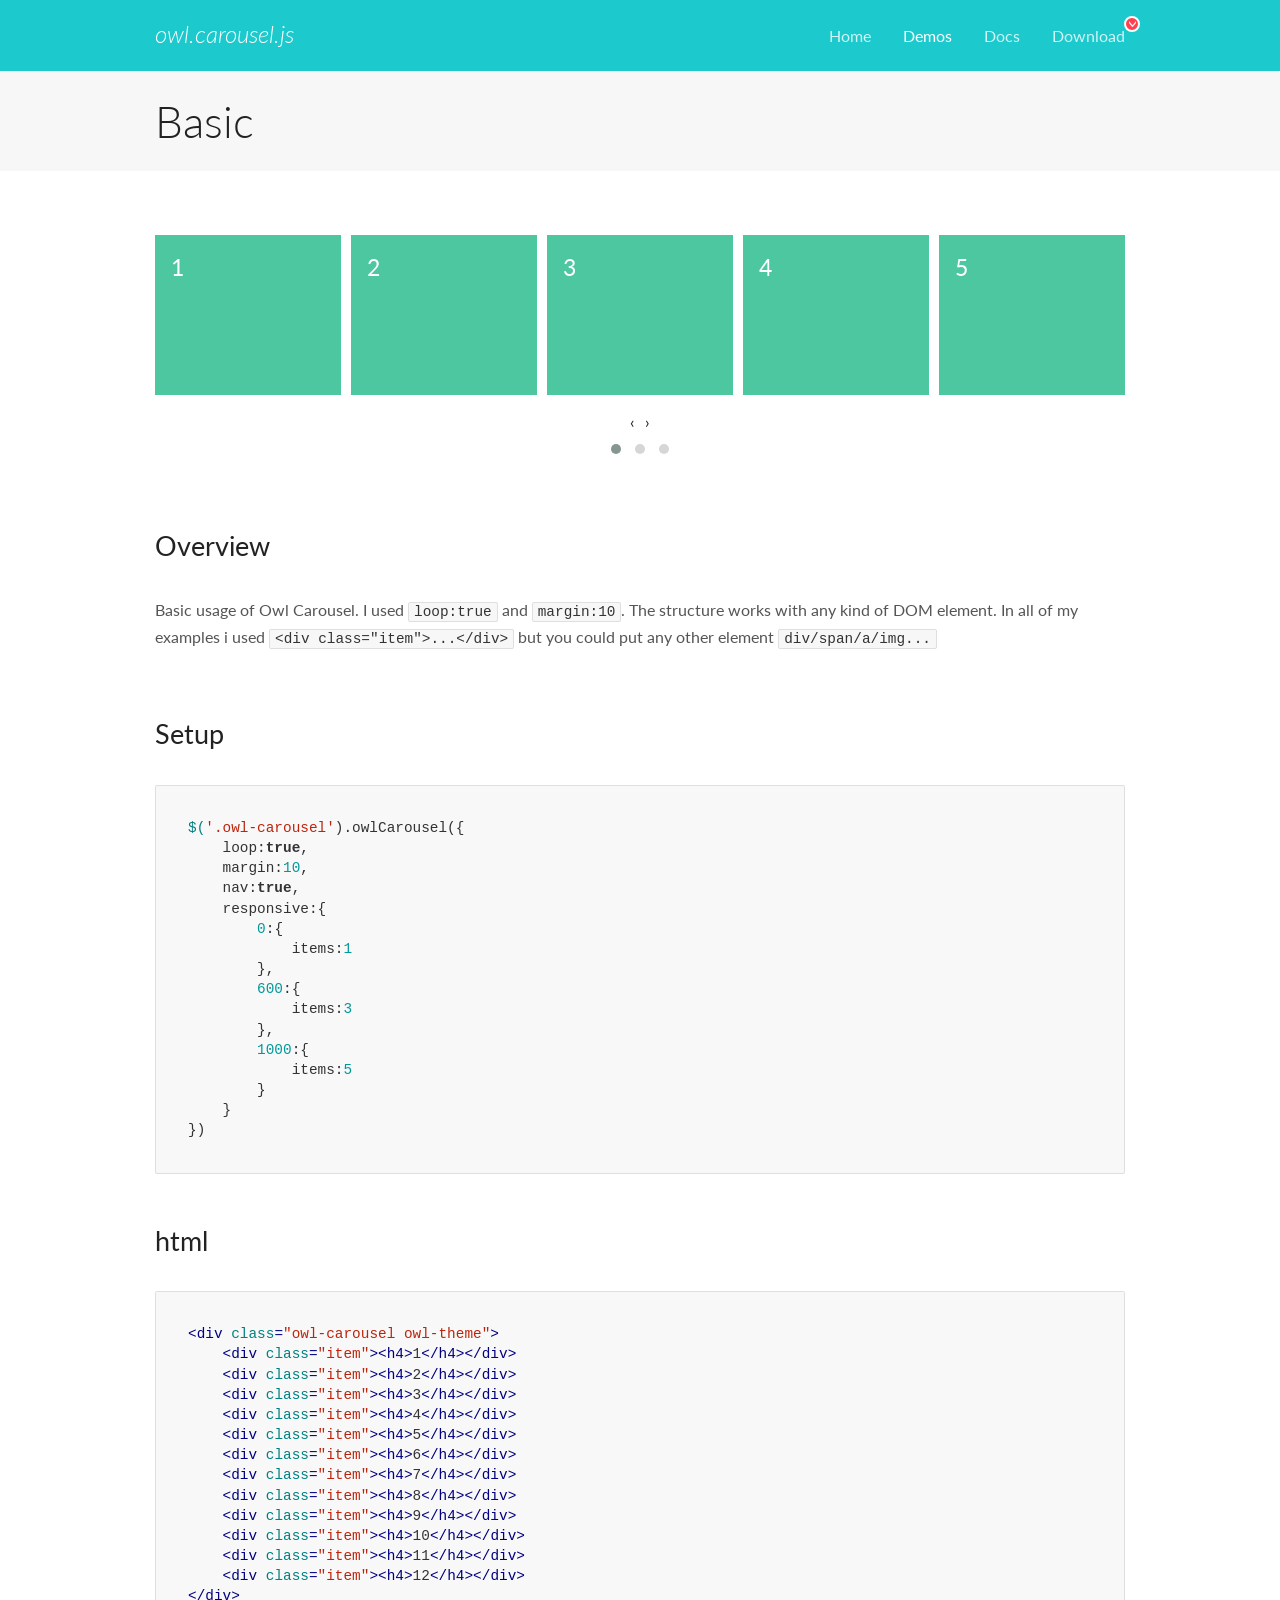
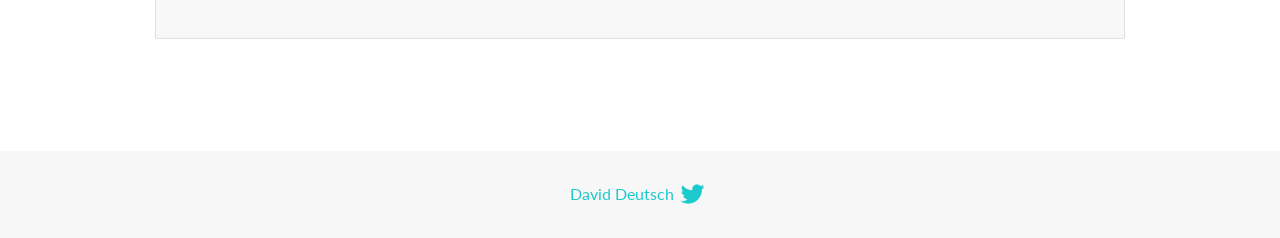
<file: front-end/plugins/owl-carousel/docs/demos/basic.html>
<!DOCTYPE html>
<html lang="en">
  <head>

    <!-- head -->
    <meta charset="utf-8">
    <meta name="msapplication-tap-highlight" content="no" />
    <meta name="viewport" content="width=device-width, initial-scale=1.0" />
    <meta name="description" content="Basic usage demo">
    <meta name="author" content="David Deutsch">
    <title>
      Basic Demo | Owl Carousel | 2.3.4
    </title>

    <!-- Stylesheets -->
    <link href='https://fonts.googleapis.com/css?family=Lato:300,400,700,400italic,300italic' rel='stylesheet' type='text/css'>
    <link rel="stylesheet" href="../assets/css/docs.theme.min.css">

    <!-- Owl Stylesheets -->
    <link rel="stylesheet" href="../assets/owlcarousel/assets/owl.carousel.min.css">
    <link rel="stylesheet" href="../assets/owlcarousel/assets/owl.theme.default.min.css">

    <!-- HTML5 shim and Respond.js IE8 support of HTML5 elements and media queries -->

    <!--[if lt IE 9]>
      <script src="https://oss.maxcdn.com/libs/html5shiv/3.7.0/html5shiv.js"></script>
      <script src="https://oss.maxcdn.com/libs/respond.js/1.3.0/respond.min.js"></script>
    <![endif]-->

    <!-- Favicons -->
    <link rel="apple-touch-icon-precomposed" sizes="144x144" href="../assets/ico/apple-touch-icon-144-precomposed.png">
    <link rel="shortcut icon" href="../assets/ico/favicon.png">
    <link rel="shortcut icon" href="favicon.ico">

    <!-- Yeah i know js should not be in header. Its required for demos.-->

    <!-- javascript -->
    <script src="../assets/vendors/jquery.min.js"></script>
    <script src="../assets/owlcarousel/owl.carousel.js"></script>
  </head>
  <body>

    <!-- header -->
    <header class="header">
      <div class="row">
        <div class="large-12 columns">
          <div class="brand left">
            <h3>
              <a href="/OwlCarousel2/">owl.carousel.js</a> 
            </h3>
          </div>
          <a id="toggle-nav" class="right">
            <span></span> <span></span> <span></span> 
          </a> 
          <div class="nav-bar">
            <ul class="clearfix">
              <li> <a href="/OwlCarousel2/index.html">Home</a>  </li>
              <li class="active">
                <a href="/OwlCarousel2/demos/demos.html">Demos</a> 
              </li>
              <li> <a href="/OwlCarousel2/docs/started-welcome.html">Docs</a>  </li>
              <li>
                <a href="https://github.com/OwlCarousel2/OwlCarousel2/archive/2.3.4.zip">Download</a> 
                <span class="download"></span> 
              </li>
            </ul>
          </div>
        </div>
      </div>
    </header>

    <!-- title -->
    <section class="title">
      <div class="row">
        <div class="large-12 columns">
          <h1>Basic</h1>
        </div>
      </div>
    </section>

    <!--  Demos -->
    <section id="demos">
      <div class="row">
        <div class="large-12 columns">
          <div class="owl-carousel owl-theme">
            <div class="item">
              <h4>1</h4>
            </div>
            <div class="item">
              <h4>2</h4>
            </div>
            <div class="item">
              <h4>3</h4>
            </div>
            <div class="item">
              <h4>4</h4>
            </div>
            <div class="item">
              <h4>5</h4>
            </div>
            <div class="item">
              <h4>6</h4>
            </div>
            <div class="item">
              <h4>7</h4>
            </div>
            <div class="item">
              <h4>8</h4>
            </div>
            <div class="item">
              <h4>9</h4>
            </div>
            <div class="item">
              <h4>10</h4>
            </div>
            <div class="item">
              <h4>11</h4>
            </div>
            <div class="item">
              <h4>12</h4>
            </div>
          </div>
          <h3 id="overview">Overview</h3>
          <p>Basic usage of Owl Carousel. I used <code>loop:true</code> and <code>margin:10</code>. The structure works with any kind of DOM element. In all of my examples i used <code>&lt;div class=&quot;item&quot;&gt;...&lt;/div&gt;</code> but you could
            put any other element <code>div/span/a/img...</code></p>
          <h3 id="setup">Setup</h3>
          <pre><code>$(&#39;.owl-carousel&#39;).owlCarousel({
    loop:true,
    margin:10,
    nav:true,
    responsive:{
        0:{
            items:1
        },
        600:{
            items:3
        },
        1000:{
            items:5
        }
    }
})</code></pre>
          <h3 id="html">html</h3>
          <pre><code>&lt;div class=&quot;owl-carousel owl-theme&quot;&gt;
    &lt;div class=&quot;item&quot;&gt;&lt;h4&gt;1&lt;/h4&gt;&lt;/div&gt;
    &lt;div class=&quot;item&quot;&gt;&lt;h4&gt;2&lt;/h4&gt;&lt;/div&gt;
    &lt;div class=&quot;item&quot;&gt;&lt;h4&gt;3&lt;/h4&gt;&lt;/div&gt;
    &lt;div class=&quot;item&quot;&gt;&lt;h4&gt;4&lt;/h4&gt;&lt;/div&gt;
    &lt;div class=&quot;item&quot;&gt;&lt;h4&gt;5&lt;/h4&gt;&lt;/div&gt;
    &lt;div class=&quot;item&quot;&gt;&lt;h4&gt;6&lt;/h4&gt;&lt;/div&gt;
    &lt;div class=&quot;item&quot;&gt;&lt;h4&gt;7&lt;/h4&gt;&lt;/div&gt;
    &lt;div class=&quot;item&quot;&gt;&lt;h4&gt;8&lt;/h4&gt;&lt;/div&gt;
    &lt;div class=&quot;item&quot;&gt;&lt;h4&gt;9&lt;/h4&gt;&lt;/div&gt;
    &lt;div class=&quot;item&quot;&gt;&lt;h4&gt;10&lt;/h4&gt;&lt;/div&gt;
    &lt;div class=&quot;item&quot;&gt;&lt;h4&gt;11&lt;/h4&gt;&lt;/div&gt;
    &lt;div class=&quot;item&quot;&gt;&lt;h4&gt;12&lt;/h4&gt;&lt;/div&gt;
&lt;/div&gt;</code></pre>
          <script>
            $(document).ready(function() {
              var owl = $('.owl-carousel');
              owl.owlCarousel({
                margin: 10,
                nav: true,
                loop: true,
                responsive: {
                  0: {
                    items: 1
                  },
                  600: {
                    items: 3
                  },
                  1000: {
                    items: 5
                  }
                }
              })
            })
          </script>
        </div>
      </div>
    </section>

    <!-- footer -->
    <footer class="footer">
      <div class="row">
        <div class="large-12 columns">
          <h5>
            <a href="/OwlCarousel2/docs/support-contact.html">David Deutsch</a> 
            <a id="custom-tweet-button" href="https://twitter.com/share?url=https://github.com/OwlCarousel2/OwlCarousel2&text=Owl Carousel - This is so awesome! " target="_blank"></a> 
          </h5>
        </div>
      </div>
    </footer>

    <!-- vendors -->
    <script src="../assets/vendors/highlight.js"></script>
    <script src="../assets/js/app.js"></script>
  </body>
</html>
</file>
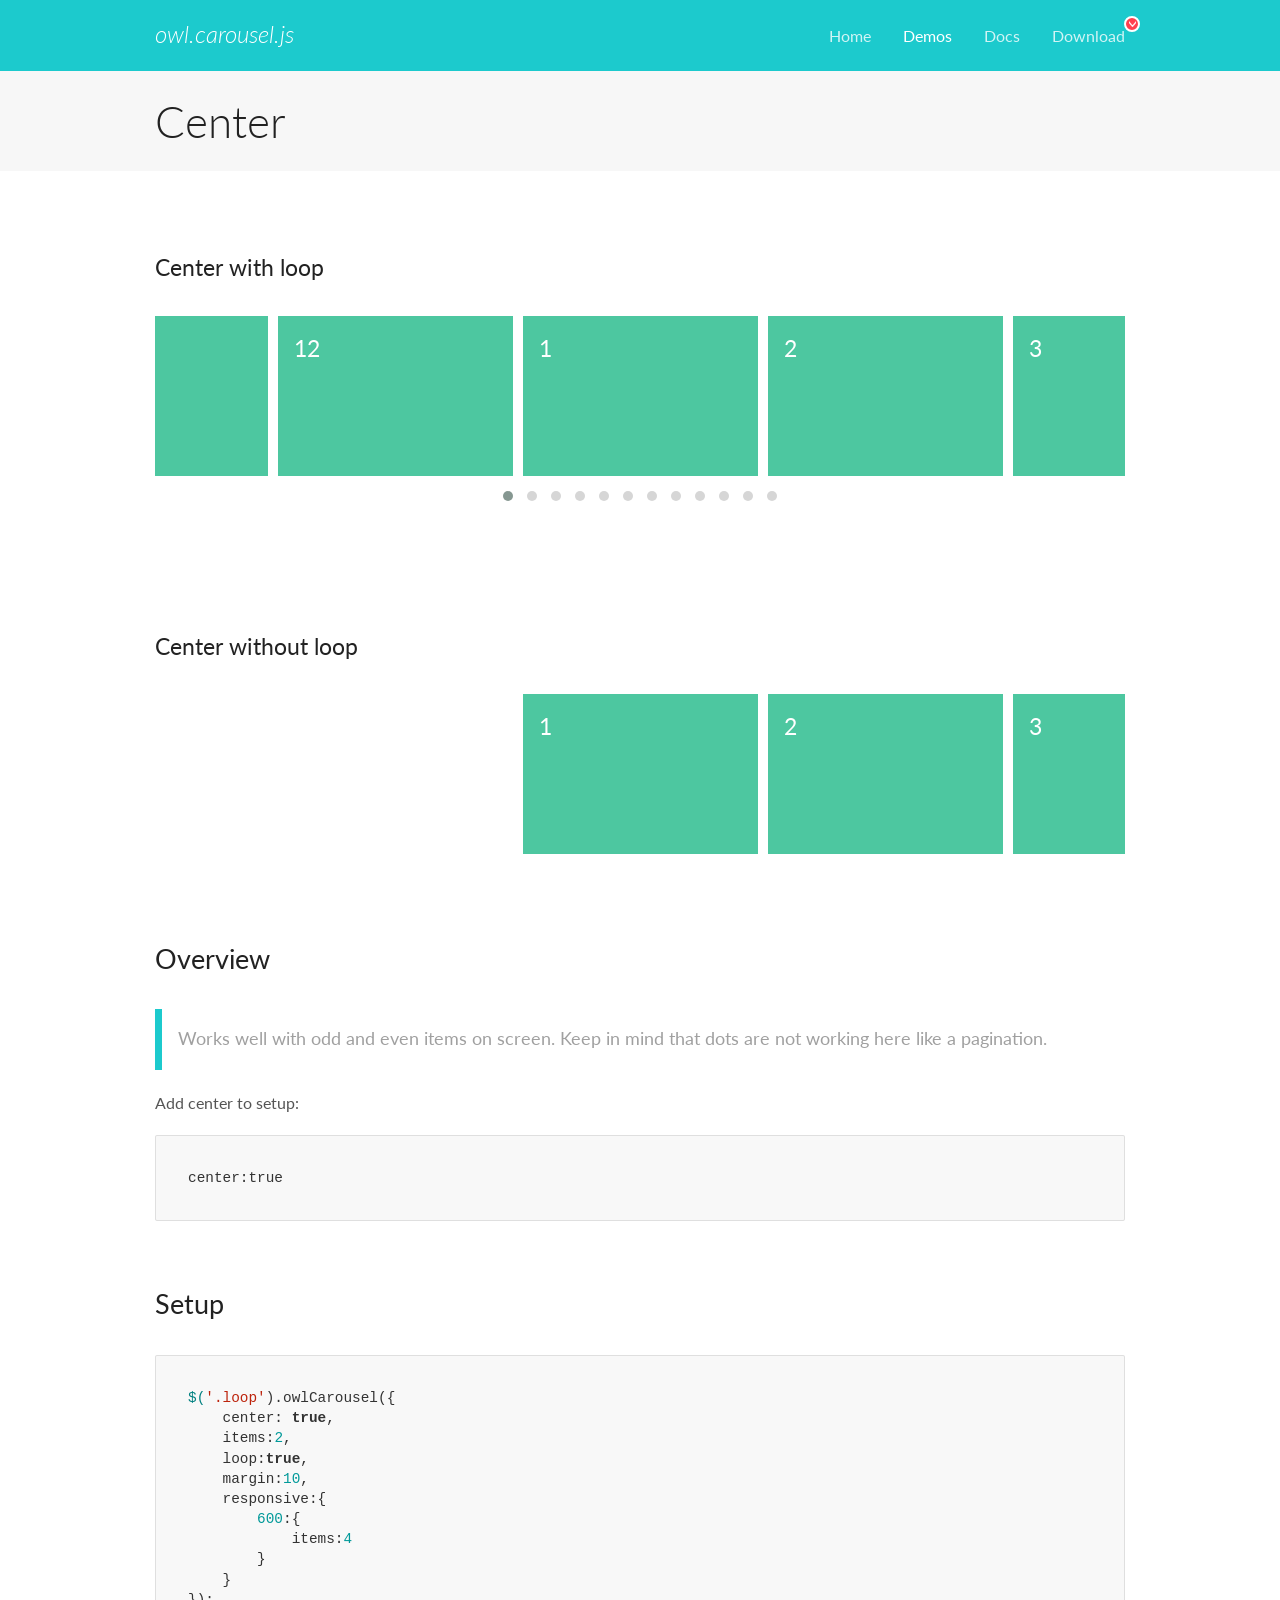
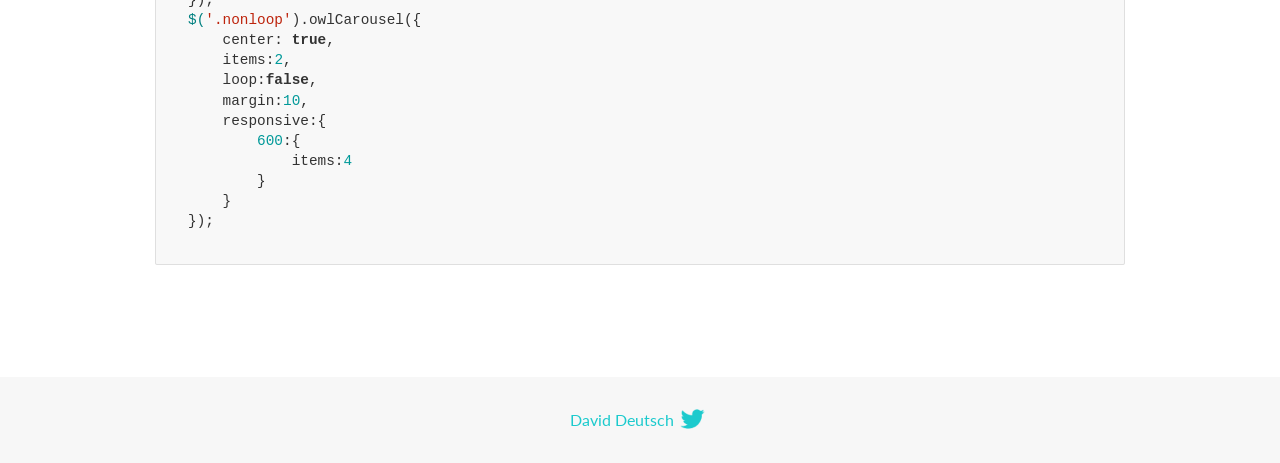
<file: front-end/plugins/owl-carousel/docs/demos/center.html>
<!DOCTYPE html>
<html lang="en">
  <head>

    <!-- head -->
    <meta charset="utf-8">
    <meta name="msapplication-tap-highlight" content="no" />
    <meta name="viewport" content="width=device-width, initial-scale=1.0" />
    <meta name="description" content="Center carousel">
    <meta name="author" content="David Deutsch">
    <title>
      Center Demo | Owl Carousel | 2.3.4
    </title>

    <!-- Stylesheets -->
    <link href='https://fonts.googleapis.com/css?family=Lato:300,400,700,400italic,300italic' rel='stylesheet' type='text/css'>
    <link rel="stylesheet" href="../assets/css/docs.theme.min.css">

    <!-- Owl Stylesheets -->
    <link rel="stylesheet" href="../assets/owlcarousel/assets/owl.carousel.min.css">
    <link rel="stylesheet" href="../assets/owlcarousel/assets/owl.theme.default.min.css">

    <!-- HTML5 shim and Respond.js IE8 support of HTML5 elements and media queries -->

    <!--[if lt IE 9]>
      <script src="https://oss.maxcdn.com/libs/html5shiv/3.7.0/html5shiv.js"></script>
      <script src="https://oss.maxcdn.com/libs/respond.js/1.3.0/respond.min.js"></script>
    <![endif]-->

    <!-- Favicons -->
    <link rel="apple-touch-icon-precomposed" sizes="144x144" href="../assets/ico/apple-touch-icon-144-precomposed.png">
    <link rel="shortcut icon" href="../assets/ico/favicon.png">
    <link rel="shortcut icon" href="favicon.ico">

    <!-- Yeah i know js should not be in header. Its required for demos.-->

    <!-- javascript -->
    <script src="../assets/vendors/jquery.min.js"></script>
    <script src="../assets/owlcarousel/owl.carousel.js"></script>
  </head>
  <body>

    <!-- header -->
    <header class="header">
      <div class="row">
        <div class="large-12 columns">
          <div class="brand left">
            <h3>
              <a href="/OwlCarousel2/">owl.carousel.js</a> 
            </h3>
          </div>
          <a id="toggle-nav" class="right">
            <span></span> <span></span> <span></span> 
          </a> 
          <div class="nav-bar">
            <ul class="clearfix">
              <li> <a href="/OwlCarousel2/index.html">Home</a>  </li>
              <li class="active">
                <a href="/OwlCarousel2/demos/demos.html">Demos</a> 
              </li>
              <li> <a href="/OwlCarousel2/docs/started-welcome.html">Docs</a>  </li>
              <li>
                <a href="https://github.com/OwlCarousel2/OwlCarousel2/archive/2.3.4.zip">Download</a> 
                <span class="download"></span> 
              </li>
            </ul>
          </div>
        </div>
      </div>
    </header>

    <!-- title -->
    <section class="title">
      <div class="row">
        <div class="large-12 columns">
          <h1>Center</h1>
        </div>
      </div>
    </section>

    <!--  Demos -->
    <section id="demos">
      <div class="row">
        <div class="large-12 columns">
          <h4 id="center-with-loop">Center with loop</h4>
          <div class="loop owl-carousel owl-theme">
            <div class="item">
              <h4>1</h4>
            </div>
            <div class="item">
              <h4>2</h4>
            </div>
            <div class="item">
              <h4>3</h4>
            </div>
            <div class="item">
              <h4>4</h4>
            </div>
            <div class="item">
              <h4>5</h4>
            </div>
            <div class="item">
              <h4>6</h4>
            </div>
            <div class="item">
              <h4>7</h4>
            </div>
            <div class="item">
              <h4>8</h4>
            </div>
            <div class="item">
              <h4>9</h4>
            </div>
            <div class="item">
              <h4>10</h4>
            </div>
            <div class="item">
              <h4>11</h4>
            </div>
            <div class="item">
              <h4>12</h4>
            </div>
          </div>
          <br>
          <h4 id="center-without-loop">Center without loop</h4>
          <div class="nonloop owl-carousel">
            <div class="item">
              <h4>1</h4>
            </div>
            <div class="item">
              <h4>2</h4>
            </div>
            <div class="item">
              <h4>3</h4>
            </div>
            <div class="item">
              <h4>4</h4>
            </div>
            <div class="item">
              <h4>5</h4>
            </div>
            <div class="item">
              <h4>6</h4>
            </div>
            <div class="item">
              <h4>7</h4>
            </div>
            <div class="item">
              <h4>8</h4>
            </div>
            <div class="item">
              <h4>9</h4>
            </div>
            <div class="item">
              <h4>10</h4>
            </div>
            <div class="item">
              <h4>11</h4>
            </div>
            <div class="item">
              <h4>12</h4>
            </div>
          </div>
          <h3 id="overview">Overview</h3>
          <blockquote>
            <p>Works well with odd and even items on screen. Keep in mind that dots are not working here like a pagination.</p>
          </blockquote>
          <p>Add center to setup:</p>
          <pre><code>center:true</code></pre>
          <h3 id="setup">Setup</h3>
          <pre><code>$(&#39;.loop&#39;).owlCarousel({
    center: true,
    items:2,
    loop:true,
    margin:10,
    responsive:{
        600:{
            items:4
        }
    }
});
$(&#39;.nonloop&#39;).owlCarousel({
    center: true,
    items:2,
    loop:false,
    margin:10,
    responsive:{
        600:{
            items:4
        }
    }
});</code></pre>
          <script>
            jQuery(document).ready(function($) {
              $('.loop').owlCarousel({
                center: true,
                items: 2,
                loop: true,
                margin: 10,
                responsive: {
                  600: {
                    items: 4
                  }
                }
              });
              $('.nonloop').owlCarousel({
                center: true,
                items: 2,
                loop: false,
                margin: 10,
                responsive: {
                  600: {
                    items: 4
                  }
                }
              });
            });
          </script>
        </div>
      </div>
    </section>

    <!-- footer -->
    <footer class="footer">
      <div class="row">
        <div class="large-12 columns">
          <h5>
            <a href="/OwlCarousel2/docs/support-contact.html">David Deutsch</a> 
            <a id="custom-tweet-button" href="https://twitter.com/share?url=https://github.com/OwlCarousel2/OwlCarousel2&text=Owl Carousel - This is so awesome! " target="_blank"></a> 
          </h5>
        </div>
      </div>
    </footer>

    <!-- vendors -->
    <script src="../assets/vendors/highlight.js"></script>
    <script src="../assets/js/app.js"></script>
  </body>
</html>
</file>
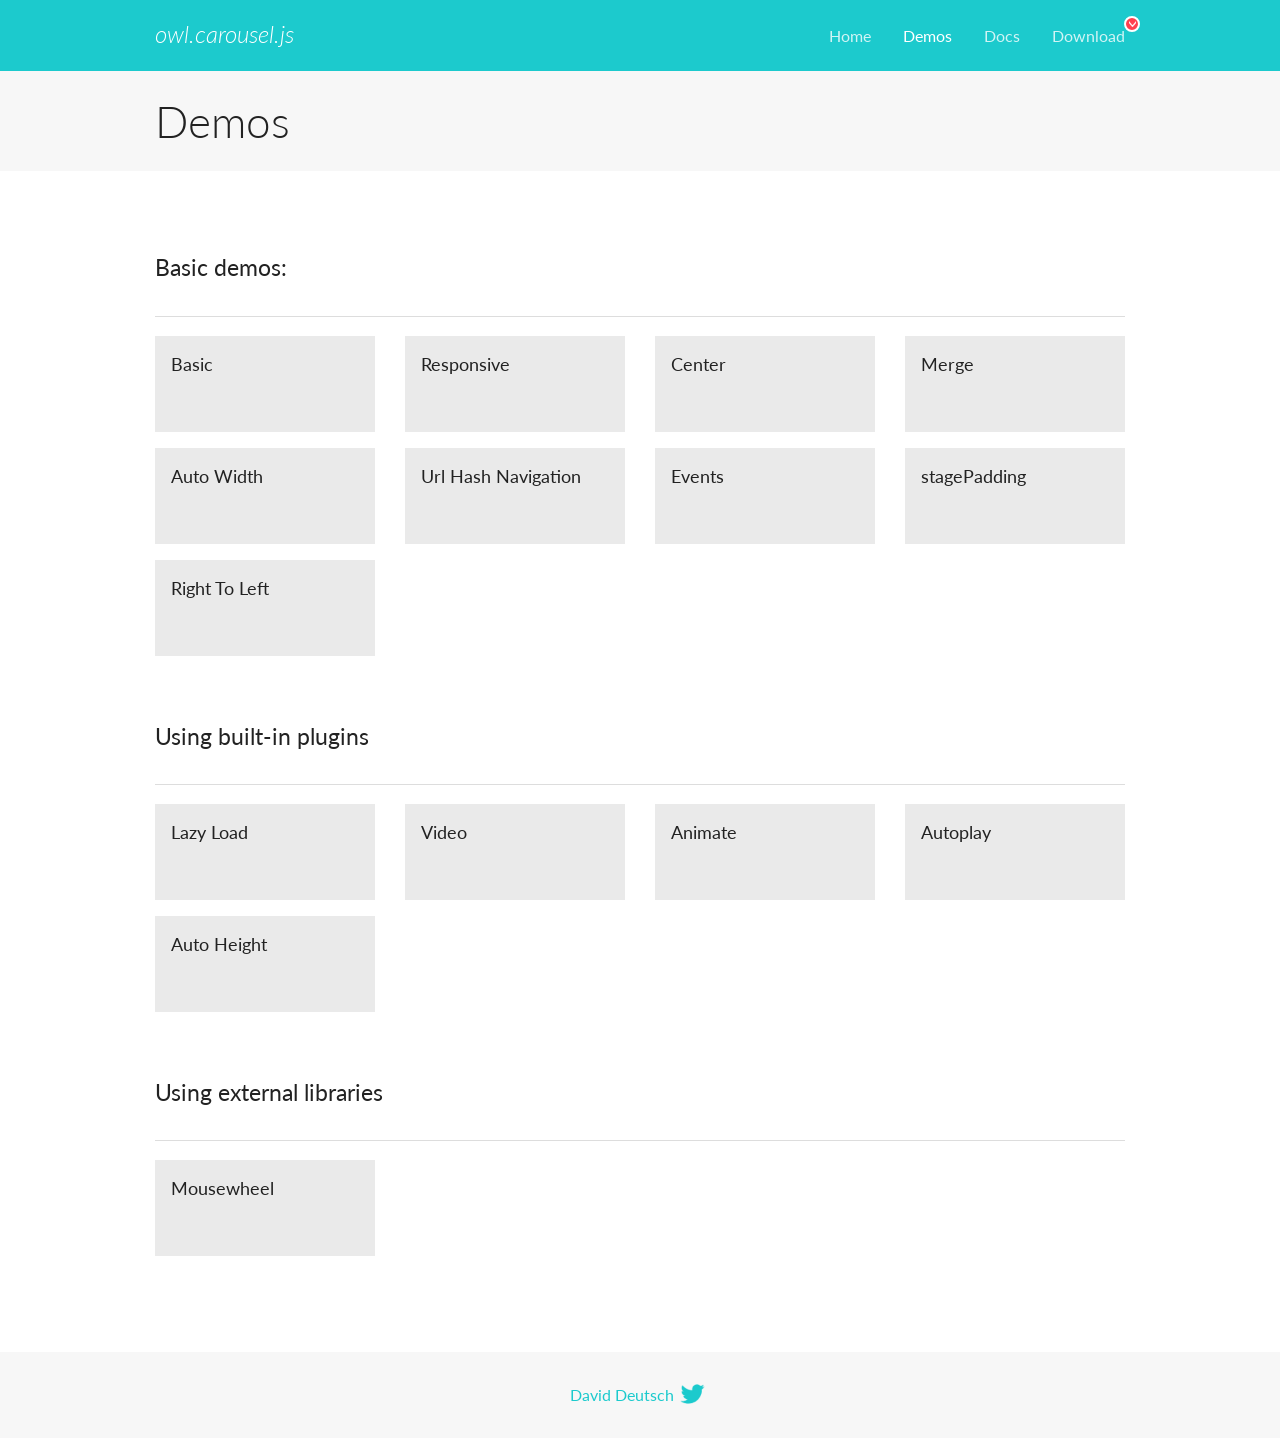
<file: front-end/plugins/owl-carousel/docs/demos/demos.html>
<!DOCTYPE html>
<html lang="en">
  <head>

    <!-- head -->
    <meta charset="utf-8">
    <meta name="msapplication-tap-highlight" content="no" />
    <meta name="viewport" content="width=device-width, initial-scale=1.0" />
    <meta name="description" content="A list of Owl Carousel examples.">
    <meta name="author" content="David Deutsch">
    <title>
      Demos | Owl Carousel | 2.3.4
    </title>

    <!-- Stylesheets -->
    <link href='https://fonts.googleapis.com/css?family=Lato:300,400,700,400italic,300italic' rel='stylesheet' type='text/css'>
    <link rel="stylesheet" href="../assets/css/docs.theme.min.css">

    <!-- Owl Stylesheets -->
    <link rel="stylesheet" href="../assets/owlcarousel/assets/owl.carousel.min.css">
    <link rel="stylesheet" href="../assets/owlcarousel/assets/owl.theme.default.min.css">

    <!-- HTML5 shim and Respond.js IE8 support of HTML5 elements and media queries -->

    <!--[if lt IE 9]>
      <script src="https://oss.maxcdn.com/libs/html5shiv/3.7.0/html5shiv.js"></script>
      <script src="https://oss.maxcdn.com/libs/respond.js/1.3.0/respond.min.js"></script>
    <![endif]-->

    <!-- Favicons -->
    <link rel="apple-touch-icon-precomposed" sizes="144x144" href="../assets/ico/apple-touch-icon-144-precomposed.png">
    <link rel="shortcut icon" href="../assets/ico/favicon.png">
    <link rel="shortcut icon" href="favicon.ico">

    <!-- Yeah i know js should not be in header. Its required for demos.-->

    <!-- javascript -->
    <script src="../assets/vendors/jquery.min.js"></script>
    <script src="../assets/owlcarousel/owl.carousel.js"></script>
  </head>
  <body>

    <!-- header -->
    <header class="header">
      <div class="row">
        <div class="large-12 columns">
          <div class="brand left">
            <h3>
              <a href="/OwlCarousel2/">owl.carousel.js</a> 
            </h3>
          </div>
          <a id="toggle-nav" class="right">
            <span></span> <span></span> <span></span> 
          </a> 
          <div class="nav-bar">
            <ul class="clearfix">
              <li> <a href="/OwlCarousel2/index.html">Home</a>  </li>
              <li class="active">
                <a href="/OwlCarousel2/demos/demos.html">Demos</a> 
              </li>
              <li> <a href="/OwlCarousel2/docs/started-welcome.html">Docs</a>  </li>
              <li>
                <a href="https://github.com/OwlCarousel2/OwlCarousel2/archive/2.3.4.zip">Download</a> 
                <span class="download"></span> 
              </li>
            </ul>
          </div>
        </div>
      </div>
    </header>

    <!-- title -->
    <section class="title">
      <div class="row">
        <div class="large-12 columns">
          <h1>Demos</h1>
        </div>
      </div>
    </section>

    <!--  Demos -->
    <section id="demos">
      <div class="row">
        <div class="large-12 columns">
          <h4 id="basic-demos-">Basic demos:</h4>
          <hr>
          <div class="demo-list">
            <div class="row">
              <div class="small-6 medium-4 large-3 columns">
                <a href="basic.html" class="demo-block">
                  <h5>Basic </h5>
                </a> 
              </div>
              <div class="small-6 medium-4 large-3 columns">
                <a href="responsive.html" class="demo-block">
                  <h5>Responsive </h5>
                </a> 
              </div>
              <div class="small-6 medium-4 large-3 columns">
                <a href="center.html" class="demo-block">
                  <h5>Center </h5>
                </a> 
              </div>
              <div class="small-6 medium-4 large-3 columns">
                <a href="merge.html" class="demo-block">
                  <h5>Merge </h5>
                </a> 
              </div>
              <div class="small-6 medium-4 large-3 columns">
                <a href="autowidth.html" class="demo-block">
                  <h5>Auto Width </h5>
                </a> 
              </div>
              <div class="small-6 medium-4 large-3 columns">
                <a href="urlhashnav.html" class="demo-block">
                  <h5>Url Hash Navigation </h5>
                </a> 
              </div>
              <div class="small-6 medium-4 large-3 columns">
                <a href="events.html" class="demo-block">
                  <h5>Events </h5>
                </a> 
              </div>
              <div class="small-6 medium-4 large-3 columns">
                <a href="stagepadding.html" class="demo-block">
                  <h5>stagePadding </h5>
                </a> 
              </div>
              <div class="small-6 medium-4 large-3 columns">
                <a href="rtl.html" class="demo-block">
                  <h5>Right To Left </h5>
                </a> 
              </div>
            </div>
          </div>
          <h4 id="using-built-in-plugins">Using built-in plugins</h4>
          <hr>
          <div class="demo-list">
            <div class="row">
              <div class="small-6 medium-4 large-3 columns">
                <a href="lazyLoad.html" class="demo-block">
                  <h5>Lazy Load </h5>
                </a> 
              </div>
              <div class="small-6 medium-4 large-3 columns">
                <a href="video.html" class="demo-block">
                  <h5>Video </h5>
                </a> 
              </div>
              <div class="small-6 medium-4 large-3 columns">
                <a href="animate.html" class="demo-block">
                  <h5>Animate </h5>
                </a> 
              </div>
              <div class="small-6 medium-4 large-3 columns">
                <a href="autoplay.html" class="demo-block">
                  <h5>Autoplay </h5>
                </a> 
              </div>
              <div class="small-6 medium-4 large-3 columns">
                <a href="autoheight.html" class="demo-block">
                  <h5>Auto Height </h5>
                </a> 
              </div>
            </div>
          </div>
          <h4 id="using-external-libraries">Using external libraries</h4>
          <hr>
          <div class="demo-list">
            <div class="row">
              <div class="small-6 medium-4 large-3 columns">
                <a href="mousewheel.html" class="demo-block">
                  <h5>Mousewheel </h5>
                </a> 
              </div>
            </div>
          </div>
        </div>
      </div>
    </section>

    <!-- footer -->
    <footer class="footer">
      <div class="row">
        <div class="large-12 columns">
          <h5>
            <a href="/OwlCarousel2/docs/support-contact.html">David Deutsch</a> 
            <a id="custom-tweet-button" href="https://twitter.com/share?url=https://github.com/OwlCarousel2/OwlCarousel2&text=Owl Carousel - This is so awesome! " target="_blank"></a> 
          </h5>
        </div>
      </div>
    </footer>

    <!-- vendors -->
    <script src="../assets/vendors/highlight.js"></script>
    <script src="../assets/js/app.js"></script>
  </body>
</html>
</file>
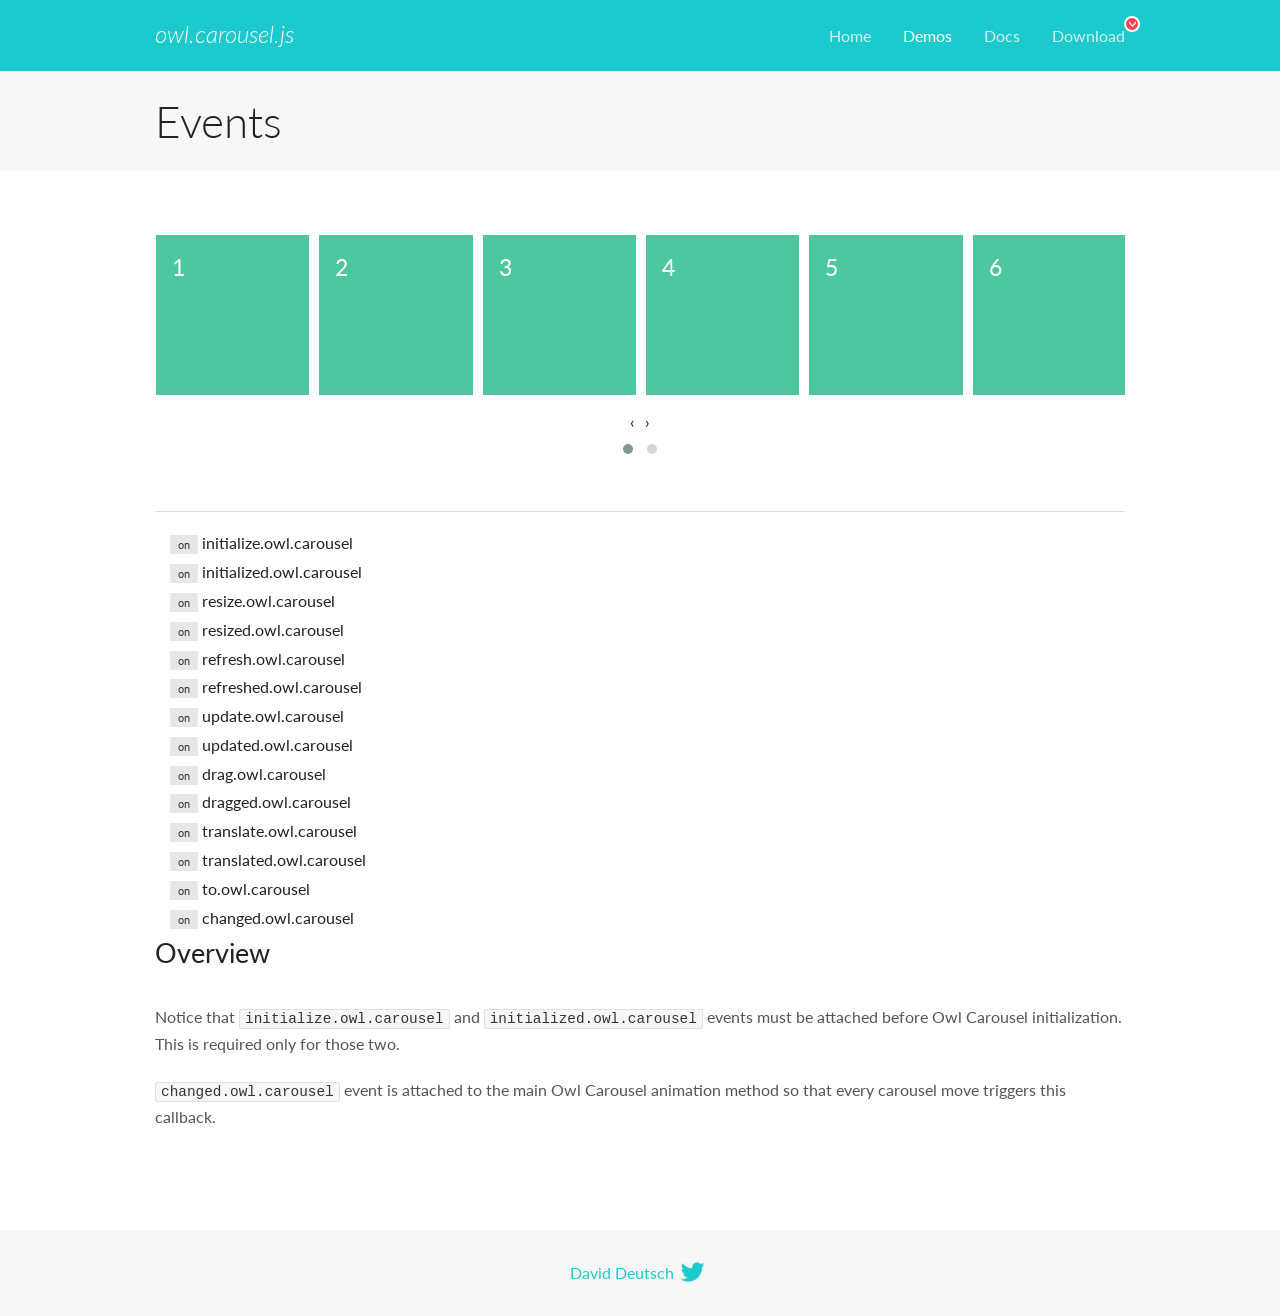
<file: front-end/plugins/owl-carousel/docs/demos/events.html>
<!DOCTYPE html>
<html lang="en">
  <head>

    <!-- head -->
    <meta charset="utf-8">
    <meta name="msapplication-tap-highlight" content="no" />
    <meta name="viewport" content="width=device-width, initial-scale=1.0" />
    <meta name="description" content="Events usage demo">
    <meta name="author" content="David Deutsch">
    <title>
      Events Demo | Owl Carousel | 2.3.4
    </title>

    <!-- Stylesheets -->
    <link href='https://fonts.googleapis.com/css?family=Lato:300,400,700,400italic,300italic' rel='stylesheet' type='text/css'>
    <link rel="stylesheet" href="../assets/css/docs.theme.min.css">

    <!-- Owl Stylesheets -->
    <link rel="stylesheet" href="../assets/owlcarousel/assets/owl.carousel.min.css">
    <link rel="stylesheet" href="../assets/owlcarousel/assets/owl.theme.default.min.css">

    <!-- HTML5 shim and Respond.js IE8 support of HTML5 elements and media queries -->

    <!--[if lt IE 9]>
      <script src="https://oss.maxcdn.com/libs/html5shiv/3.7.0/html5shiv.js"></script>
      <script src="https://oss.maxcdn.com/libs/respond.js/1.3.0/respond.min.js"></script>
    <![endif]-->

    <!-- Favicons -->
    <link rel="apple-touch-icon-precomposed" sizes="144x144" href="../assets/ico/apple-touch-icon-144-precomposed.png">
    <link rel="shortcut icon" href="../assets/ico/favicon.png">
    <link rel="shortcut icon" href="favicon.ico">

    <!-- Yeah i know js should not be in header. Its required for demos.-->

    <!-- javascript -->
    <script src="../assets/vendors/jquery.min.js"></script>
    <script src="../assets/owlcarousel/owl.carousel.js"></script>
  </head>
  <body>

    <!-- header -->
    <header class="header">
      <div class="row">
        <div class="large-12 columns">
          <div class="brand left">
            <h3>
              <a href="/OwlCarousel2/">owl.carousel.js</a> 
            </h3>
          </div>
          <a id="toggle-nav" class="right">
            <span></span> <span></span> <span></span> 
          </a> 
          <div class="nav-bar">
            <ul class="clearfix">
              <li> <a href="/OwlCarousel2/index.html">Home</a>  </li>
              <li class="active">
                <a href="/OwlCarousel2/demos/demos.html">Demos</a> 
              </li>
              <li> <a href="/OwlCarousel2/docs/started-welcome.html">Docs</a>  </li>
              <li>
                <a href="https://github.com/OwlCarousel2/OwlCarousel2/archive/2.3.4.zip">Download</a> 
                <span class="download"></span> 
              </li>
            </ul>
          </div>
        </div>
      </div>
    </header>

    <!-- title -->
    <section class="title">
      <div class="row">
        <div class="large-12 columns">
          <h1>Events</h1>
        </div>
      </div>
    </section>

    <!--  Demos -->
    <section id="demos">
      <div class="row">
        <div class="large-12 columns">
          <div class="owl-carousel owl-theme">
            <div class="item">
              <h4>1</h4>
            </div>
            <div class="item">
              <h4>2</h4>
            </div>
            <div class="item">
              <h4>3</h4>
            </div>
            <div class="item">
              <h4>4</h4>
            </div>
            <div class="item">
              <h4>5</h4>
            </div>
            <div class="item">
              <h4>6</h4>
            </div>
            <div class="item">
              <h4>7</h4>
            </div>
            <div class="item">
              <h4>8</h4>
            </div>
            <div class="item">
              <h4>9</h4>
            </div>
            <div class="item">
              <h4>10</h4>
            </div>
            <div class="item">
              <h4>11</h4>
            </div>
            <div class="item">
              <h4>12</h4>
            </div>
          </div>
          <hr>
          <div class="large-12 columns callbacks">
            <div><span class="label secondary initialize">on</span>  initialize.owl.carousel </div>
            <div><span class="label secondary initialized">on</span>  initialized.owl.carousel </div>
            <div><span class="label secondary resize">on</span>  resize.owl.carousel </div>
            <div><span class="label secondary resized">on</span>  resized.owl.carousel </div>
            <div><span class="label secondary refresh">on</span>  refresh.owl.carousel </div>
            <div><span class="label secondary refreshed">on</span>  refreshed.owl.carousel </div>
            <div><span class="label secondary update">on</span>  update.owl.carousel </div>
            <div><span class="label secondary updated">on</span>  updated.owl.carousel </div>
            <div><span class="label secondary drag">on</span>  drag.owl.carousel </div>
            <div><span class="label secondary dragged">on</span>  dragged.owl.carousel </div>
            <div><span class="label secondary translate">on</span>  translate.owl.carousel </div>
            <div><span class="label secondary translated">on</span>  translated.owl.carousel </div>
            <div><span class="label secondary to">on</span>  to.owl.carousel </div>
            <div><span class="label secondary changed">on</span>  changed.owl.carousel </div>
          </div>
          <h3 id="overview">Overview</h3>
          <p>Notice that <code>initialize.owl.carousel</code> and <code>initialized.owl.carousel</code> events must be attached before Owl Carousel initialization. This is required only for those two.</p>
          <p><code>changed.owl.carousel</code> event is attached to the main Owl Carousel animation method so that every carousel move triggers this callback.</p>
          <script>
            jQuery(document).ready(function($) {
              var owl = $('.owl-carousel');
              owl.on('initialize.owl.carousel initialized.owl.carousel ' +
                'initialize.owl.carousel initialize.owl.carousel ' +
                'resize.owl.carousel resized.owl.carousel ' +
                'refresh.owl.carousel refreshed.owl.carousel ' +
                'update.owl.carousel updated.owl.carousel ' +
                'drag.owl.carousel dragged.owl.carousel ' +
                'translate.owl.carousel translated.owl.carousel ' +
                'to.owl.carousel changed.owl.carousel',
                function(e) {
                  $('.' + e.type)
                    .removeClass('secondary')
                    .addClass('success');
                  window.setTimeout(function() {
                    $('.' + e.type)
                      .removeClass('success')
                      .addClass('secondary');
                  }, 500);
                });
              owl.owlCarousel({
                loop: true,
                nav: true,
                lazyLoad: true,
                margin: 10,
                video: true,
                responsive: {
                  0: {
                    items: 1
                  },
                  600: {
                    items: 3
                  },
                  960: {
                    items: 5,
                  },
                  1200: {
                    items: 6
                  }
                }
              });
            });
          </script>
        </div>
      </div>
    </section>

    <!-- footer -->
    <footer class="footer">
      <div class="row">
        <div class="large-12 columns">
          <h5>
            <a href="/OwlCarousel2/docs/support-contact.html">David Deutsch</a> 
            <a id="custom-tweet-button" href="https://twitter.com/share?url=https://github.com/OwlCarousel2/OwlCarousel2&text=Owl Carousel - This is so awesome! " target="_blank"></a> 
          </h5>
        </div>
      </div>
    </footer>

    <!-- vendors -->
    <script src="../assets/vendors/highlight.js"></script>
    <script src="../assets/js/app.js"></script>
  </body>
</html>
</file>
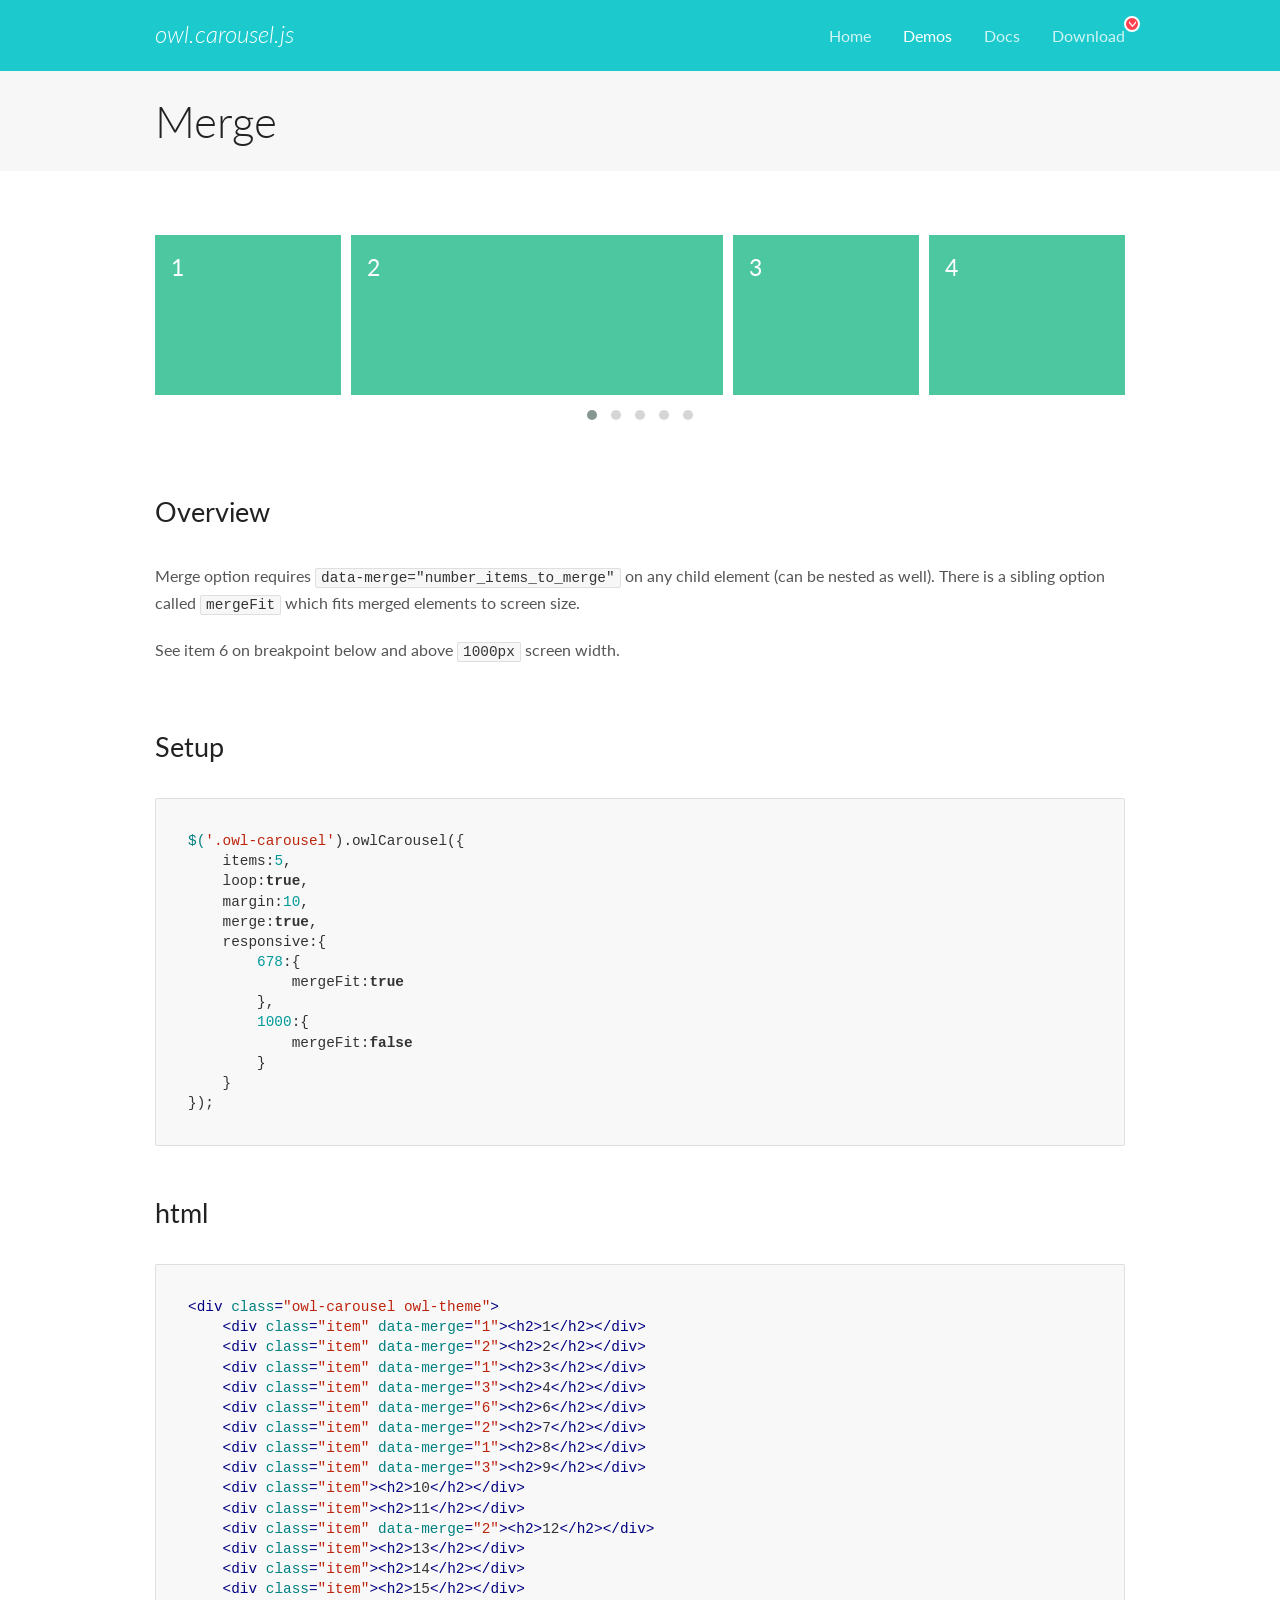
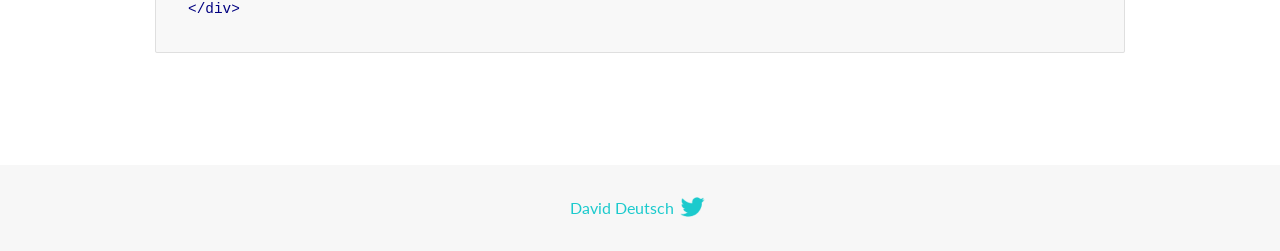
<file: front-end/plugins/owl-carousel/docs/demos/merge.html>
<!DOCTYPE html>
<html lang="en">
  <head>

    <!-- head -->
    <meta charset="utf-8">
    <meta name="msapplication-tap-highlight" content="no" />
    <meta name="viewport" content="width=device-width, initial-scale=1.0" />
    <meta name="description" content="Merge Items">
    <meta name="author" content="David Deutsch">
    <title>
      Merge Demo | Owl Carousel | 2.3.4
    </title>

    <!-- Stylesheets -->
    <link href='https://fonts.googleapis.com/css?family=Lato:300,400,700,400italic,300italic' rel='stylesheet' type='text/css'>
    <link rel="stylesheet" href="../assets/css/docs.theme.min.css">

    <!-- Owl Stylesheets -->
    <link rel="stylesheet" href="../assets/owlcarousel/assets/owl.carousel.min.css">
    <link rel="stylesheet" href="../assets/owlcarousel/assets/owl.theme.default.min.css">

    <!-- HTML5 shim and Respond.js IE8 support of HTML5 elements and media queries -->

    <!--[if lt IE 9]>
      <script src="https://oss.maxcdn.com/libs/html5shiv/3.7.0/html5shiv.js"></script>
      <script src="https://oss.maxcdn.com/libs/respond.js/1.3.0/respond.min.js"></script>
    <![endif]-->

    <!-- Favicons -->
    <link rel="apple-touch-icon-precomposed" sizes="144x144" href="../assets/ico/apple-touch-icon-144-precomposed.png">
    <link rel="shortcut icon" href="../assets/ico/favicon.png">
    <link rel="shortcut icon" href="favicon.ico">

    <!-- Yeah i know js should not be in header. Its required for demos.-->

    <!-- javascript -->
    <script src="../assets/vendors/jquery.min.js"></script>
    <script src="../assets/owlcarousel/owl.carousel.js"></script>
  </head>
  <body>

    <!-- header -->
    <header class="header">
      <div class="row">
        <div class="large-12 columns">
          <div class="brand left">
            <h3>
              <a href="/OwlCarousel2/">owl.carousel.js</a> 
            </h3>
          </div>
          <a id="toggle-nav" class="right">
            <span></span> <span></span> <span></span> 
          </a> 
          <div class="nav-bar">
            <ul class="clearfix">
              <li> <a href="/OwlCarousel2/index.html">Home</a>  </li>
              <li class="active">
                <a href="/OwlCarousel2/demos/demos.html">Demos</a> 
              </li>
              <li> <a href="/OwlCarousel2/docs/started-welcome.html">Docs</a>  </li>
              <li>
                <a href="https://github.com/OwlCarousel2/OwlCarousel2/archive/2.3.4.zip">Download</a> 
                <span class="download"></span> 
              </li>
            </ul>
          </div>
        </div>
      </div>
    </header>

    <!-- title -->
    <section class="title">
      <div class="row">
        <div class="large-12 columns">
          <h1>Merge</h1>
        </div>
      </div>
    </section>

    <!--  Demos -->
    <section id="demos">
      <div class="row">
        <div class="large-12 columns">
          <div class="owl-carousel owl-theme">
            <div class="item" data-merge="1">
              <h4>1</h4>
            </div>
            <div class="item" data-merge="2">
              <h4>2</h4>
            </div>
            <div class="item" data-merge="1">
              <h4>3</h4>
            </div>
            <div class="item" data-merge="3">
              <h4>4</h4>
            </div>
            <div class="item" data-merge="6">
              <h4>6</h4>
            </div>
            <div class="item" data-merge="2">
              <h4>7</h4>
            </div>
            <div class="item" data-merge="1">
              <h4>8</h4>
            </div>
            <div class="item" data-merge="3">
              <h4>9</h4>
            </div>
            <div class="item">
              <h4>10</h4>
            </div>
            <div class="item">
              <h4>11</h4>
            </div>
            <div class="item" data-merge="2">
              <h4>12</h4>
            </div>
            <div class="item">
              <h4>13</h4>
            </div>
            <div class="item">
              <h4>14</h4>
            </div>
            <div class="item">
              <h4>15</h4>
            </div>
          </div>
          <h3 id="overview">Overview</h3>
          <p>Merge option requires <code>data-merge=&quot;number_items_to_merge&quot;</code> on any child element (can be nested as well). There is a sibling option called <code>mergeFit</code> which fits merged elements to screen size. </p>
          <p>See item 6 on breakpoint below and above <code>1000px</code> screen width.</p>
          <h3 id="setup">Setup</h3>
          <pre><code>$(&#39;.owl-carousel&#39;).owlCarousel({
    items:5,
    loop:true,
    margin:10,
    merge:true,
    responsive:{
        678:{
            mergeFit:true
        },
        1000:{
            mergeFit:false
        }
    }
});</code></pre>
          <h3 id="html">html</h3>
          <pre><code>&lt;div class=&quot;owl-carousel owl-theme&quot;&gt;
    &lt;div class=&quot;item&quot; data-merge=&quot;1&quot;&gt;&lt;h2&gt;1&lt;/h2&gt;&lt;/div&gt;
    &lt;div class=&quot;item&quot; data-merge=&quot;2&quot;&gt;&lt;h2&gt;2&lt;/h2&gt;&lt;/div&gt;
    &lt;div class=&quot;item&quot; data-merge=&quot;1&quot;&gt;&lt;h2&gt;3&lt;/h2&gt;&lt;/div&gt;
    &lt;div class=&quot;item&quot; data-merge=&quot;3&quot;&gt;&lt;h2&gt;4&lt;/h2&gt;&lt;/div&gt;
    &lt;div class=&quot;item&quot; data-merge=&quot;6&quot;&gt;&lt;h2&gt;6&lt;/h2&gt;&lt;/div&gt;
    &lt;div class=&quot;item&quot; data-merge=&quot;2&quot;&gt;&lt;h2&gt;7&lt;/h2&gt;&lt;/div&gt;
    &lt;div class=&quot;item&quot; data-merge=&quot;1&quot;&gt;&lt;h2&gt;8&lt;/h2&gt;&lt;/div&gt;
    &lt;div class=&quot;item&quot; data-merge=&quot;3&quot;&gt;&lt;h2&gt;9&lt;/h2&gt;&lt;/div&gt;
    &lt;div class=&quot;item&quot;&gt;&lt;h2&gt;10&lt;/h2&gt;&lt;/div&gt;
    &lt;div class=&quot;item&quot;&gt;&lt;h2&gt;11&lt;/h2&gt;&lt;/div&gt;
    &lt;div class=&quot;item&quot; data-merge=&quot;2&quot;&gt;&lt;h2&gt;12&lt;/h2&gt;&lt;/div&gt;
    &lt;div class=&quot;item&quot;&gt;&lt;h2&gt;13&lt;/h2&gt;&lt;/div&gt;
    &lt;div class=&quot;item&quot;&gt;&lt;h2&gt;14&lt;/h2&gt;&lt;/div&gt;
    &lt;div class=&quot;item&quot;&gt;&lt;h2&gt;15&lt;/h2&gt;&lt;/div&gt;
&lt;/div&gt;</code></pre>
          <script>
            $(document).ready(function() {
              $('.owl-carousel').owlCarousel({
                items: 5,
                loop: true,
                margin: 10,
                merge: true,
                responsive: {
                  678: {
                    mergeFit: true
                  },
                  1000: {
                    mergeFit: false
                  }
                }
              });
            })
          </script>
        </div>
      </div>
    </section>

    <!-- footer -->
    <footer class="footer">
      <div class="row">
        <div class="large-12 columns">
          <h5>
            <a href="/OwlCarousel2/docs/support-contact.html">David Deutsch</a> 
            <a id="custom-tweet-button" href="https://twitter.com/share?url=https://github.com/OwlCarousel2/OwlCarousel2&text=Owl Carousel - This is so awesome! " target="_blank"></a> 
          </h5>
        </div>
      </div>
    </footer>

    <!-- vendors -->
    <script src="../assets/vendors/highlight.js"></script>
    <script src="../assets/js/app.js"></script>
  </body>
</html>
</file>
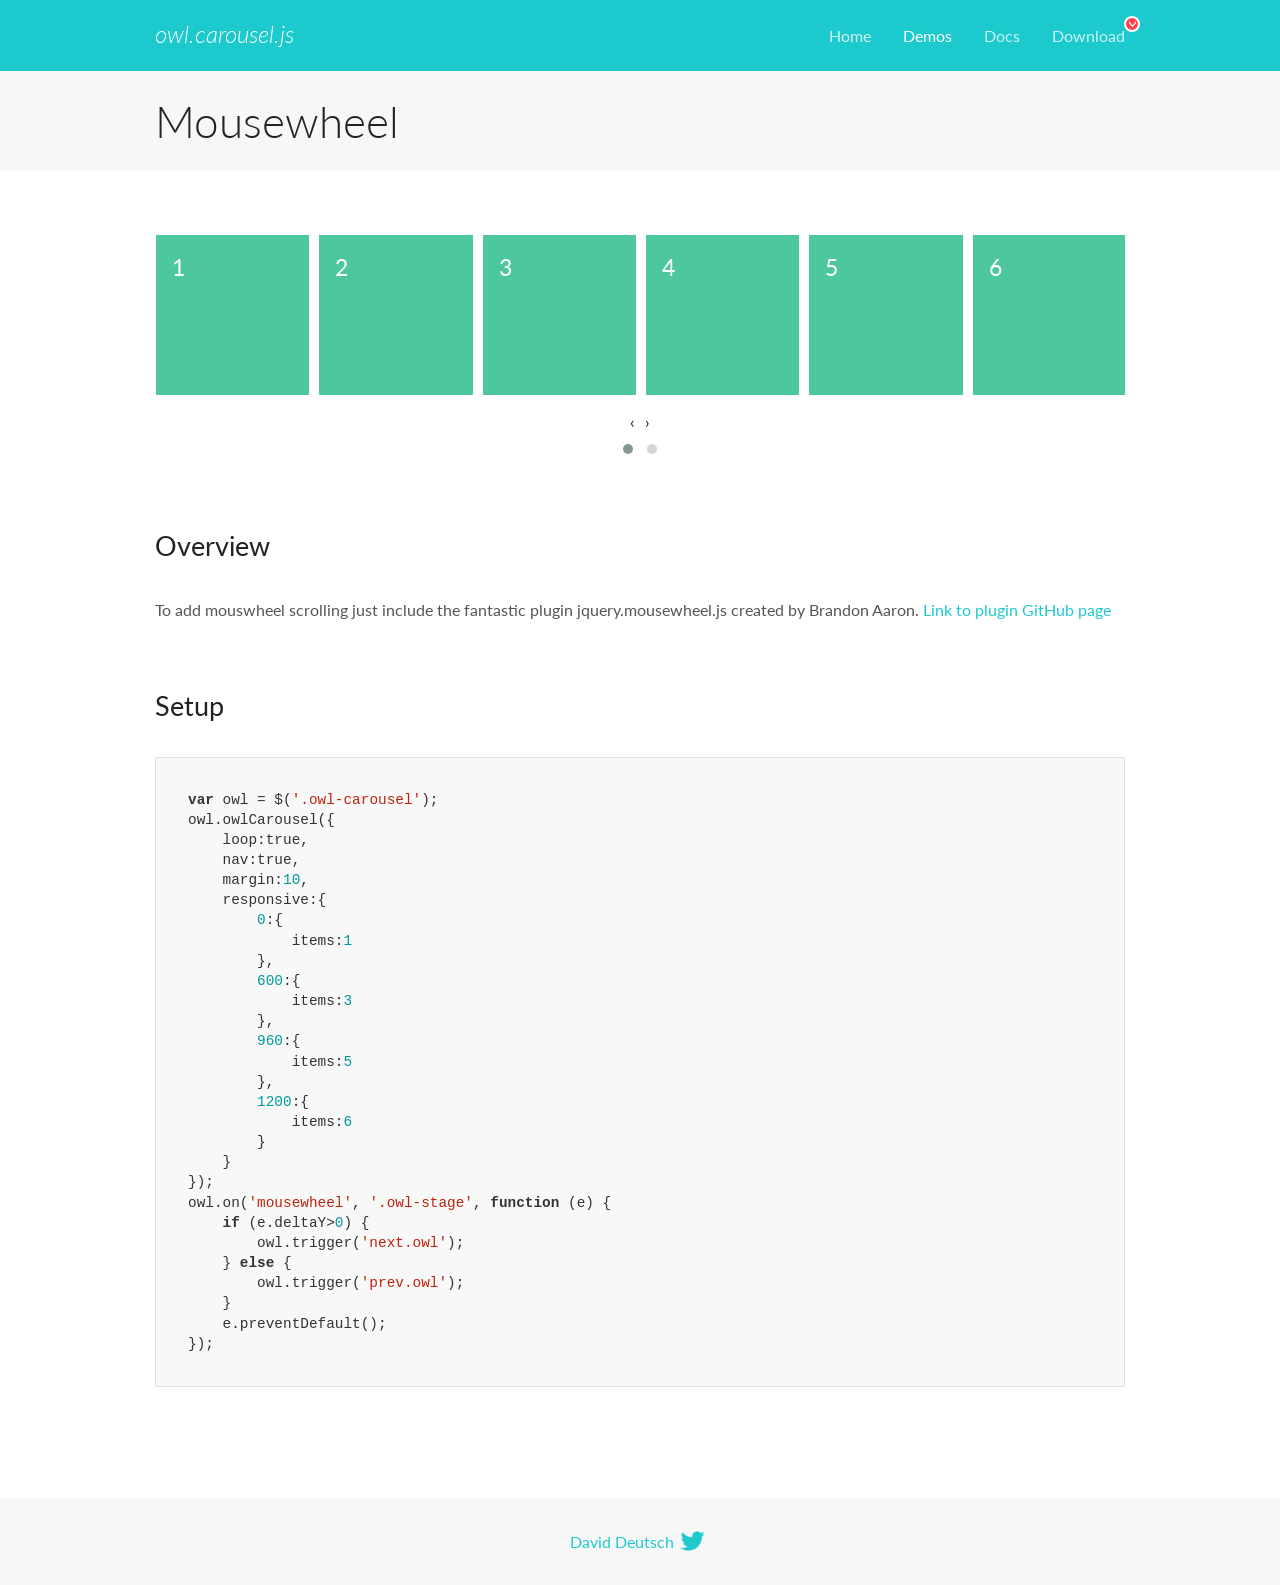
<file: front-end/plugins/owl-carousel/docs/demos/mousewheel.html>
<!DOCTYPE html>
<html lang="en">
  <head>

    <!-- head -->
    <meta charset="utf-8">
    <meta name="msapplication-tap-highlight" content="no" />
    <meta name="viewport" content="width=device-width, initial-scale=1.0" />
    <meta name="description" content="Mousewheel usage demo">
    <meta name="author" content="David Deutsch">
    <title>
      Mousewheel Demo | Owl Carousel | 2.3.4
    </title>

    <!-- Stylesheets -->
    <link href='https://fonts.googleapis.com/css?family=Lato:300,400,700,400italic,300italic' rel='stylesheet' type='text/css'>
    <link rel="stylesheet" href="../assets/css/docs.theme.min.css">

    <!-- Owl Stylesheets -->
    <link rel="stylesheet" href="../assets/owlcarousel/assets/owl.carousel.min.css">
    <link rel="stylesheet" href="../assets/owlcarousel/assets/owl.theme.default.min.css">

    <!-- HTML5 shim and Respond.js IE8 support of HTML5 elements and media queries -->

    <!--[if lt IE 9]>
      <script src="https://oss.maxcdn.com/libs/html5shiv/3.7.0/html5shiv.js"></script>
      <script src="https://oss.maxcdn.com/libs/respond.js/1.3.0/respond.min.js"></script>
    <![endif]-->

    <!-- Favicons -->
    <link rel="apple-touch-icon-precomposed" sizes="144x144" href="../assets/ico/apple-touch-icon-144-precomposed.png">
    <link rel="shortcut icon" href="../assets/ico/favicon.png">
    <link rel="shortcut icon" href="favicon.ico">

    <!-- Yeah i know js should not be in header. Its required for demos.-->

    <!-- javascript -->
    <script src="../assets/vendors/jquery.min.js"></script>
    <script src="../assets/owlcarousel/owl.carousel.js"></script>
  </head>
  <body>

    <!-- header -->
    <header class="header">
      <div class="row">
        <div class="large-12 columns">
          <div class="brand left">
            <h3>
              <a href="/OwlCarousel2/">owl.carousel.js</a> 
            </h3>
          </div>
          <a id="toggle-nav" class="right">
            <span></span> <span></span> <span></span> 
          </a> 
          <div class="nav-bar">
            <ul class="clearfix">
              <li> <a href="/OwlCarousel2/index.html">Home</a>  </li>
              <li class="active">
                <a href="/OwlCarousel2/demos/demos.html">Demos</a> 
              </li>
              <li> <a href="/OwlCarousel2/docs/started-welcome.html">Docs</a>  </li>
              <li>
                <a href="https://github.com/OwlCarousel2/OwlCarousel2/archive/2.3.4.zip">Download</a> 
                <span class="download"></span> 
              </li>
            </ul>
          </div>
        </div>
      </div>
    </header>

    <!-- title -->
    <section class="title">
      <div class="row">
        <div class="large-12 columns">
          <h1>Mousewheel</h1>
        </div>
      </div>
    </section>

    <!--  Demos -->
    <section id="demos">
      <div class="row">
        <div class="large-12 columns">
          <div class="owl-carousel owl-theme">
            <div class="item">
              <h4>1</h4>
            </div>
            <div class="item">
              <h4>2</h4>
            </div>
            <div class="item">
              <h4>3</h4>
            </div>
            <div class="item">
              <h4>4</h4>
            </div>
            <div class="item">
              <h4>5</h4>
            </div>
            <div class="item">
              <h4>6</h4>
            </div>
            <div class="item">
              <h4>7</h4>
            </div>
            <div class="item">
              <h4>8</h4>
            </div>
            <div class="item">
              <h4>9</h4>
            </div>
            <div class="item">
              <h4>10</h4>
            </div>
            <div class="item">
              <h4>11</h4>
            </div>
            <div class="item">
              <h4>12</h4>
            </div>
          </div>
          <h3 id="overview">Overview</h3>
          <p>To add mouswheel scrolling just include the fantastic plugin jquery.mousewheel.js created by Brandon Aaron.
            <a href="https://github.com/brandonaaron/jquery-mousewheel">Link to plugin GitHub page</a> 
          </p>
          <h3 id="setup">Setup</h3>
          <pre><code>var owl = $(&#39;.owl-carousel&#39;);
owl.owlCarousel({
    loop:true,
    nav:true,
    margin:10,
    responsive:{
        0:{
            items:1
        },
        600:{
            items:3
        },            
        960:{
            items:5
        },
        1200:{
            items:6
        }
    }
});
owl.on(&#39;mousewheel&#39;, &#39;.owl-stage&#39;, function (e) {
    if (e.deltaY&gt;0) {
        owl.trigger(&#39;next.owl&#39;);
    } else {
        owl.trigger(&#39;prev.owl&#39;);
    }
    e.preventDefault();
});</code></pre>
          <script src="../assets/vendors/jquery.mousewheel.min.js"></script>
          <script>
            $(document).ready(function() {
              var owl = $('.owl-carousel');
              owl.owlCarousel({
                loop: true,
                nav: true,
                margin: 10,
                responsive: {
                  0: {
                    items: 1
                  },
                  600: {
                    items: 3
                  },
                  960: {
                    items: 5
                  },
                  1200: {
                    items: 6
                  }
                }
              });
              owl.on('mousewheel', '.owl-stage', function(e) {
                if (e.deltaY > 0) {
                  owl.trigger('next.owl');
                } else {
                  owl.trigger('prev.owl');
                }
                e.preventDefault();
              });
            })
          </script>
        </div>
      </div>
    </section>

    <!-- footer -->
    <footer class="footer">
      <div class="row">
        <div class="large-12 columns">
          <h5>
            <a href="/OwlCarousel2/docs/support-contact.html">David Deutsch</a> 
            <a id="custom-tweet-button" href="https://twitter.com/share?url=https://github.com/OwlCarousel2/OwlCarousel2&text=Owl Carousel - This is so awesome! " target="_blank"></a> 
          </h5>
        </div>
      </div>
    </footer>

    <!-- vendors -->
    <script src="../assets/vendors/highlight.js"></script>
    <script src="../assets/js/app.js"></script>
  </body>
</html>
</file>
